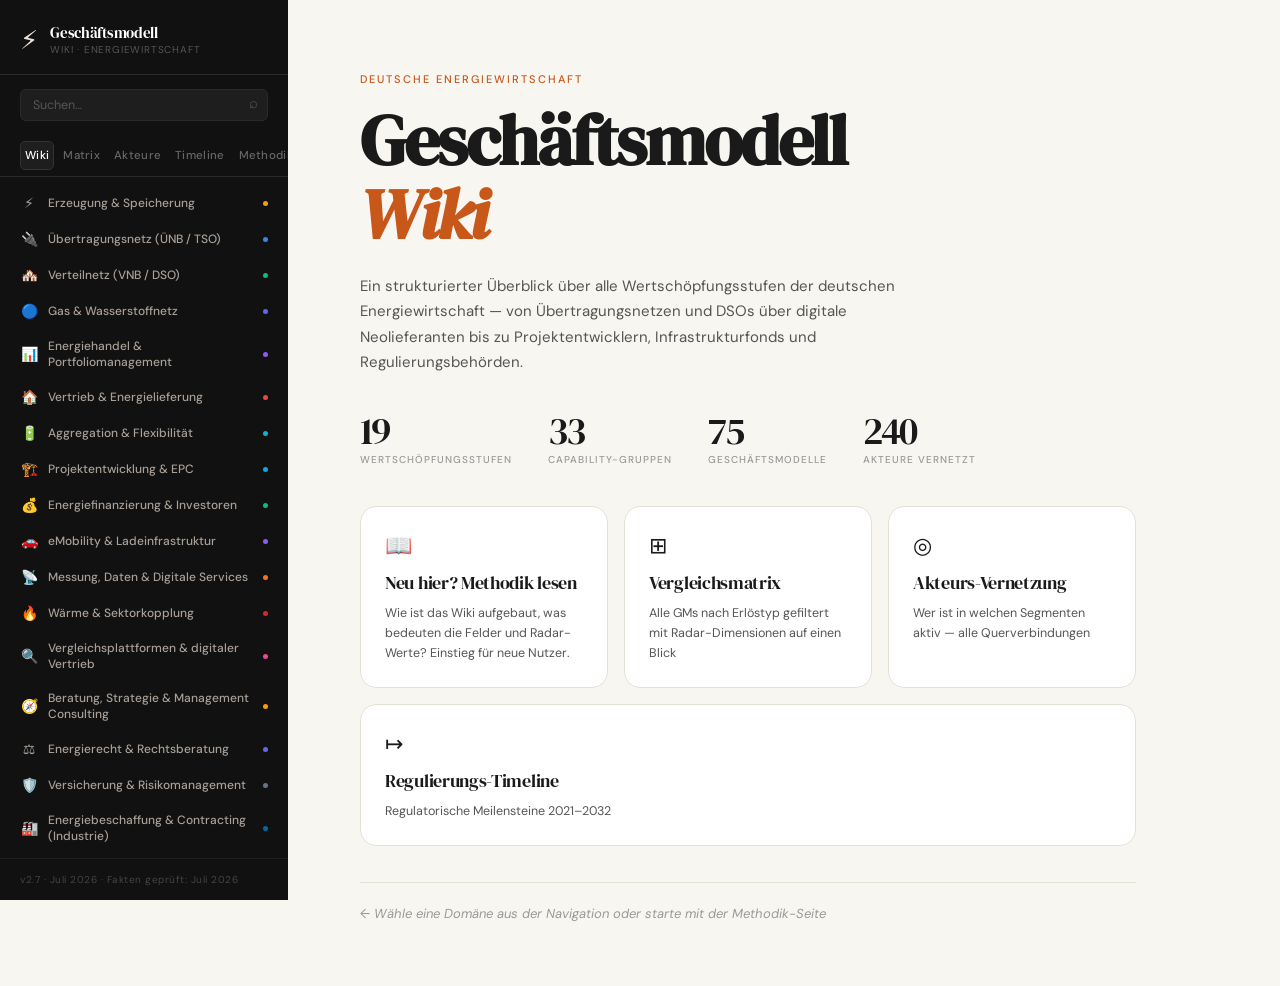
<file: app/index.html>
<!DOCTYPE html>
<html lang="de">
<head>
  <meta charset="UTF-8" />
  <meta name="viewport" content="width=device-width, initial-scale=1.0" />
  <title>Energiewirtschaft · Geschäftsmodell-Wiki</title>
  <link rel="preconnect" href="https://fonts.googleapis.com" />
  <link rel="preconnect" href="https://fonts.gstatic.com" crossorigin />
  <link href="https://fonts.googleapis.com/css2?family=DM+Serif+Display:ital@0;1&family=DM+Sans:ital,opsz,wght@0,9..40,300;0,9..40,400;0,9..40,500;0,9..40,600;1,9..40,300&display=swap" rel="stylesheet" />
  <link rel="stylesheet" href="style.css" />
</head>
<body>

  <aside class="sidebar" id="sidebar">
    <div class="sidebar-header">
      <div class="logo-mark">⚡</div>
      <div class="logo-text">
        <span class="logo-title">Geschäftsmodell</span>
        <span class="logo-sub">Wiki · Energiewirtschaft</span>
      </div>
    </div>
    <div class="sidebar-search">
      <input type="text" id="searchInput" placeholder="Suchen…" autocomplete="off" />
      <span class="search-icon">⌕</span>
    </div>
    <div class="sidebar-tabs">
      <button class="tab-btn active" data-tab="wiki">Wiki</button>
      <button class="tab-btn" data-tab="matrix">Matrix</button>
      <button class="tab-btn" data-tab="akteure">Akteure</button>
      <button class="tab-btn" data-tab="timeline">Timeline</button>
      <button class="tab-btn" data-tab="methodik">Methodik</button>
      <button class="tab-btn" data-tab="glossar">Glossar</button>
      <button class="tab-btn" data-tab="quellen">Quellen</button>
      <button class="tab-btn" data-tab="export">Export</button>
    </div>
    <nav class="sidebar-nav" id="sidebarNav"></nav>
    <div class="sidebar-footer"><span id="versionTag"></span></div>
  </aside>

  <main class="main" id="main">

    <!-- Hero -->
    <section class="hero" id="hero">
      <div class="hero-eyebrow">Deutsche Energiewirtschaft</div>
      <h1 class="hero-title">Geschäftsmodell<br/><em>Wiki</em></h1>
      <p class="hero-sub">Ein strukturierter Überblick über alle Wertschöpfungsstufen der deutschen Energiewirtschaft — von Übertragungsnetzen und DSOs über digitale Neolieferanten bis zu Projektentwicklern, Infrastrukturfonds und Regulierungsbehörden.</p>
      <div class="hero-stats" id="heroStats"></div>
      <div class="hero-cards-row">
        <div class="hero-nav-card" data-tab="methodik">
          <div class="hnc-icon">📖</div>
          <div class="hnc-title">Neu hier? Methodik lesen</div>
          <div class="hnc-desc">Wie ist das Wiki aufgebaut, was bedeuten die Felder und Radar-Werte? Einstieg für neue Nutzer.</div>
        </div>
        <div class="hero-nav-card" data-tab="matrix">
          <div class="hnc-icon">⊞</div>
          <div class="hnc-title">Vergleichsmatrix</div>
          <div class="hnc-desc">Alle GMs nach Erlöstyp gefiltert mit Radar-Dimensionen auf einen Blick</div>
        </div>
        <div class="hero-nav-card" data-tab="akteure">
          <div class="hnc-icon">◎</div>
          <div class="hnc-title">Akteurs-Vernetzung</div>
          <div class="hnc-desc">Wer ist in welchen Segmenten aktiv — alle Querverbindungen</div>
        </div>
        <div class="hero-nav-card" data-tab="timeline">
          <div class="hnc-icon">↦</div>
          <div class="hnc-title">Regulierungs-Timeline</div>
          <div class="hnc-desc">Regulatorische Meilensteine 2021–2032</div>
        </div>
      </div>
      <div class="hero-hint">← Wähle eine Domäne aus der Navigation oder starte mit der Methodik-Seite</div>
    </section>

    <!-- Domain view -->
    <section class="domain-view hidden" id="domainView">
      <div class="domain-header" id="domainHeader"></div>
      <div class="capability-grid" id="capabilityGrid"></div>
    </section>

    <!-- Detail view -->
    <section class="detail-view hidden" id="detailView">
      <button class="back-btn no-print" id="backBtn">← Zurück</button>
      <div class="detail-content" id="detailContent"></div>
    </section>

    <!-- Matrix view -->
    <section class="matrix-view hidden" id="matrixView">
      <div class="section-header">
        <div class="section-eyebrow">Vergleichsansicht</div>
        <h2 class="section-title">Geschäftsmodell-Matrix</h2>
        <p class="section-desc">Alle Geschäftsmodelle im direkten Vergleich — filterbar nach Erlöstyp und Status. Klick auf eine Zeile öffnet das Detail.</p>
      </div>
      <div id="matrixContainer"></div>
    </section>

    <!-- Akteure view -->
    <section class="akteure-view hidden" id="akteureView">
      <div class="section-header">
        <div class="section-eyebrow">Akteurs-Vernetzung</div>
        <h2 class="section-title">Wer macht was?</h2>
        <p class="section-desc">Unternehmen und ihre Querverbindungen über alle Wertschöpfungsstufen. Klick auf einen Eintrag öffnet das Geschäftsmodell.</p>
      </div>
      <div id="akteureContainer"></div>
    </section>

    <!-- Timeline view -->
    <section class="timeline-view hidden" id="timelineView">
      <div class="section-header">
        <div class="section-eyebrow">Regulierungs-Timeline</div>
        <h2 class="section-title">Meilensteine 2021–2032</h2>
        <p class="section-desc">Regulatorische Ereignisse, Fristen und Ziele — nach Thema und Domäne filterbar. Klick auf „Zur Domäne" öffnet das betreffende Kapitel.</p>
      </div>
      <div id="timelineContainer"></div>
    </section>

    <!-- Methodik view -->
    <section class="methodik-view hidden" id="methodik-view">
      <div id="methodik-content"></div>
    </section>

    <!-- Glossar view -->
    <section class="glossar-view hidden" id="glossarView">
      <div class="section-header">
        <div class="section-eyebrow">Nachschlagewerk</div>
        <h2 class="section-title">Glossar</h2>
        <p class="section-desc">Abkürzungen und Fachbegriffe aus den Steckbriefen, alphabetisch und nach Themen geordnet. Im Fließtext sind diese Begriffe gepunktet unterstrichen — ein Klick zeigt die Definition direkt an der Stelle.</p>
      </div>
      <div id="glossarContainer"></div>
    </section>

    <!-- Quellen view -->
    <section class="glossar-view hidden" id="quellenView">
      <div class="section-header">
        <div class="section-eyebrow">Belege & Nachweise</div>
        <h2 class="section-title">Quellen</h2>
        <p class="section-desc">Belegte Primär- und Behördenquellen zu Schlüsselzahlen (Stand-Datum, Herausgeber, Link), nach Typ filterbar und durchsuchbar. Im Fließtext markiert ein hochgestelltes <sup class="source-ref" style="cursor:default">Q</sup> eine belegte Zahl — ein Klick zeigt die Quelle direkt an der Stelle. <em>Schrittweiser Ausbau: belegt sind die fachlich kritischsten Kennzahlen und die zentralen regulatorischen Weichenstellungen (u.a. NEST, AgNes, Kraftwerksstrategie, CSRD-Omnibus).</em></p>
      </div>
      <div id="quellenContainer"></div>
    </section>

    <!-- Export view -->
    <section class="export-view hidden" id="exportView">
      <div class="section-header">
        <div class="section-eyebrow">Export</div>
        <h2 class="section-title">Daten exportieren</h2>
        <p class="section-desc">Wiki-Inhalte als Markdown oder CSV — für Präsentationen, Berichte oder externe Analyse-Tools.</p>
      </div>
      <div id="exportPanel"></div>
    </section>

  </main>

  <button class="mobile-toggle no-print" id="mobileToggle" aria-label="Navigation öffnen">☰</button>

  <script src="data.js"></script>
  <script src="app.js"></script>
  <script>
    document.addEventListener('click', e => {
      const card = e.target.closest('.hero-nav-card');
      if (card) document.querySelector(`.tab-btn[data-tab="${card.dataset.tab}"]`).click();
    });
  </script>
</body>
</html>
</file>
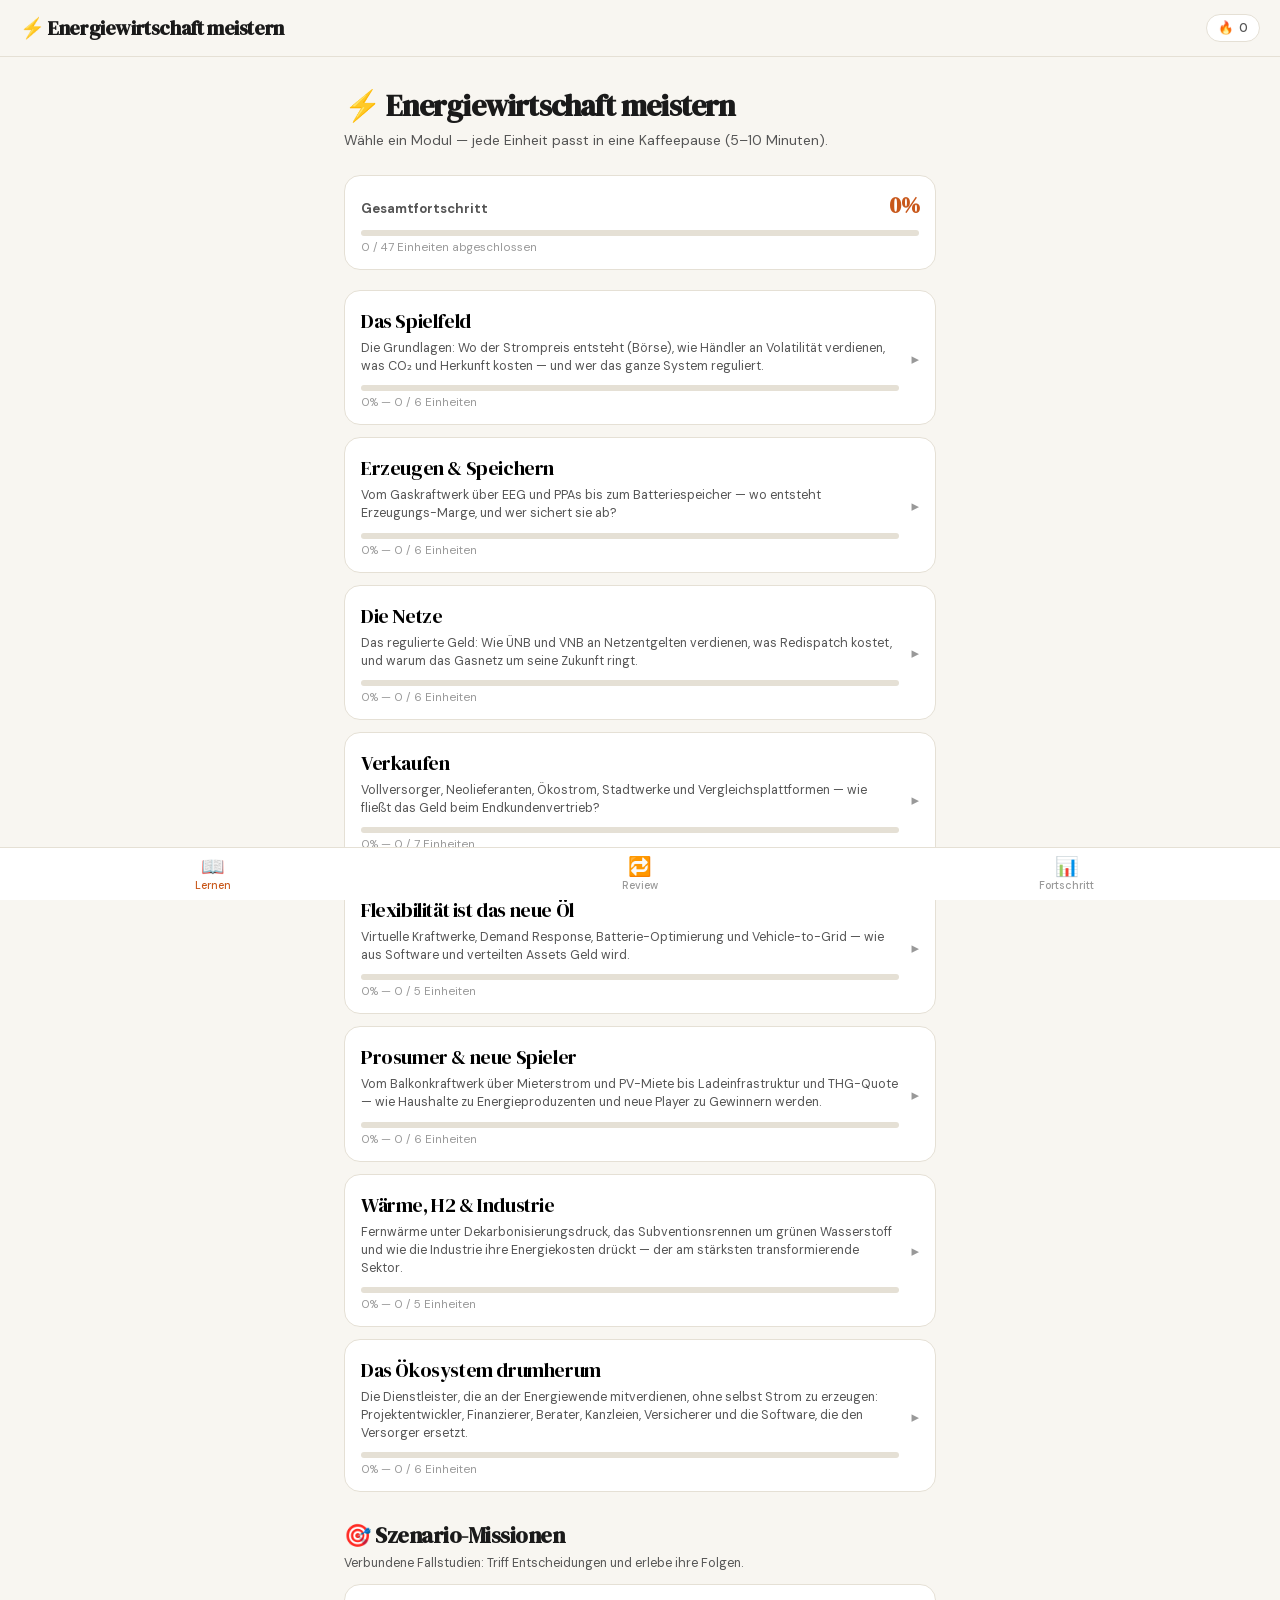
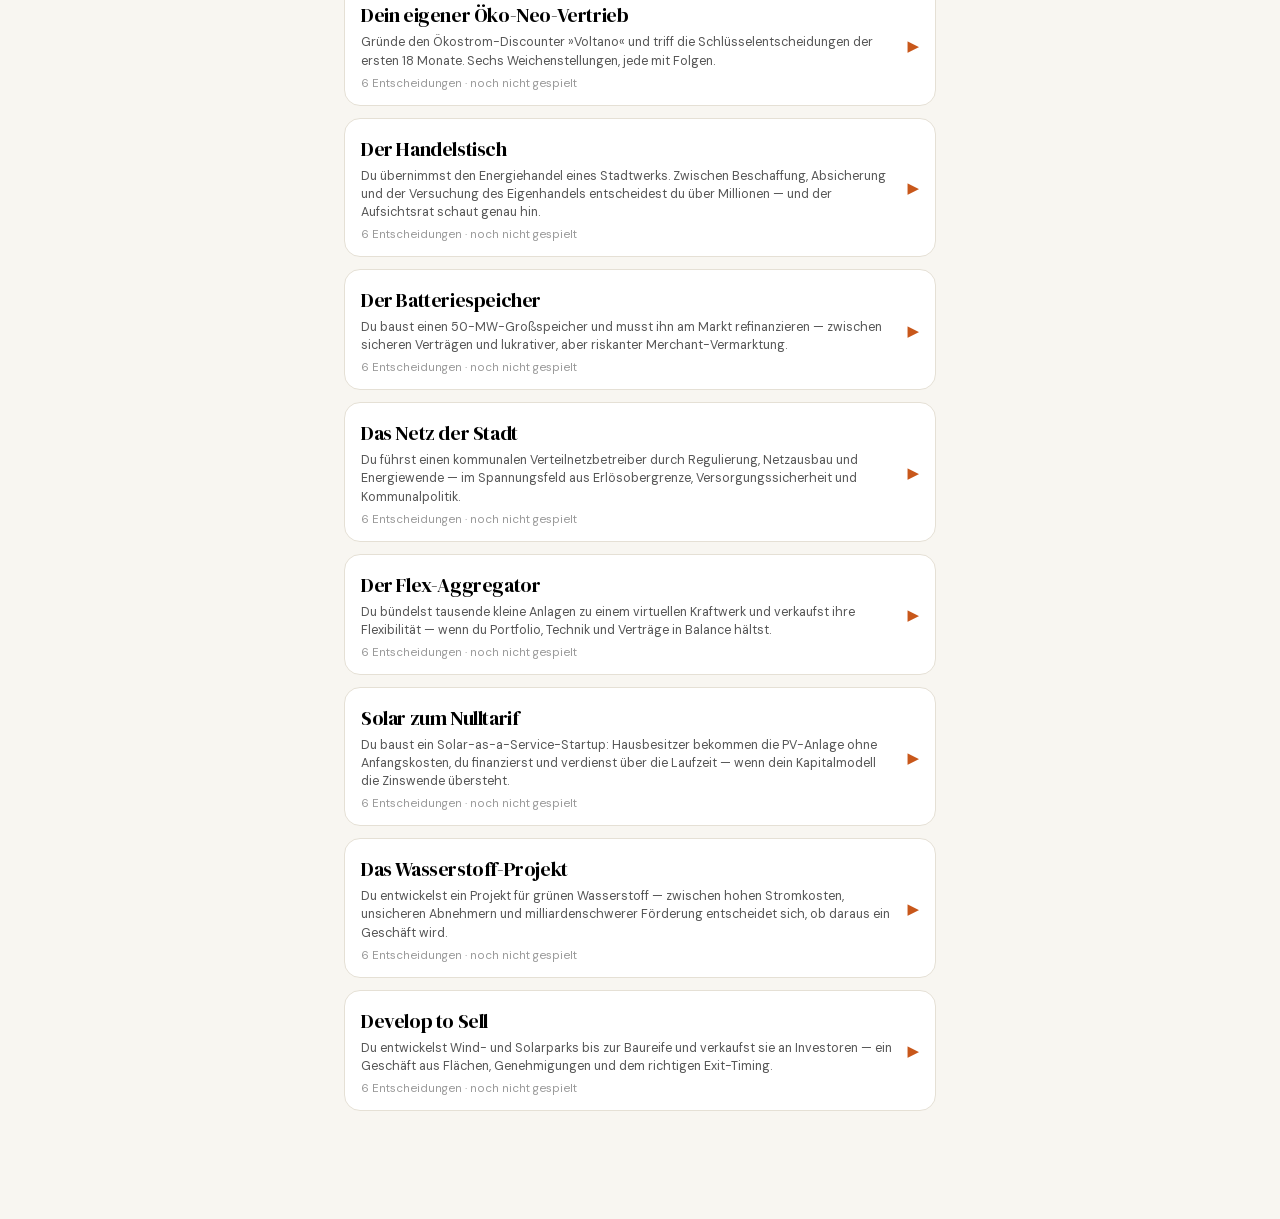
<file: lern-app/index.html>
<!DOCTYPE html>
<!--
  Energiewirtschaft Lern-App — lern-app/index.html
  Lädt app/data.js aus dem Wiki-Ordner UNVERÄNDERT als Single Source of Truth
  (siehe dokumentation/07_LERNAPP_KONZEPT.md, Abschnitt 9 "Ein Fakt, eine Quelle").
  WICHTIG: lern-app/ muss beim Deployment ein Geschwisterordner von app/ bleiben —
  der relative Pfad ../app/data.js unten hängt davon ab.
-->
<html lang="de">
<head>
<meta charset="UTF-8">
<meta name="viewport" content="width=device-width, initial-scale=1, viewport-fit=cover, maximum-scale=1">
<title>Energiewirtschaft meistern</title>

<link rel="manifest" href="manifest.json">
<link rel="apple-touch-icon" sizes="180x180" href="assets/icons/apple-touch-icon-180.png">
<meta name="apple-mobile-web-app-capable" content="yes">
<meta name="apple-mobile-web-app-status-bar-style" content="black-translucent">
<meta name="apple-mobile-web-app-title" content="EnergieLernen">
<meta name="theme-color" content="#111111">
<meta name="mobile-web-app-capable" content="yes">

<link rel="stylesheet" href="lern.css">
</head>
<body>

<header class="app-header">
  <h1>⚡ Energiewirtschaft meistern</h1>
  <div class="streak-pill" id="streak-pill">🔥 <span id="streak-count">0</span></div>
</header>

<main class="view" id="view-home"></main>
<main class="view" id="view-player" hidden></main>
<main class="view" id="view-review" hidden></main>
<main class="view" id="view-progress" hidden></main>

<nav class="bottom-nav">
  <button class="bottom-nav-btn active" data-view="home"><span class="bn-icon">📖</span>Lernen</button>
  <button class="bottom-nav-btn" data-view="review"><span class="bn-icon">🔁</span>Review</button>
  <button class="bottom-nav-btn" data-view="progress"><span class="bn-icon">📊</span>Fortschritt</button>
</nav>

<!-- Wiki-Datenmodell (Single Source of Truth, unverändert) -->
<script src="../app/data.js"></script>

<!-- Lern-App: redaktionelle Schicht + Engine -->
<script src="lern-data.js"></script>
<script src="lern-quiz-items.js"></script>
<script src="lern-szenarien.js"></script>
<script src="storage.js"></script>
<script src="leitner.js"></script>
<script src="shared/render-kit.js"></script>
<script src="shared/flow-diagram.js"></script>
<script src="quiz-formats.js"></script>
<script src="quiz-session.js"></script>
<script src="szenario-engine.js"></script>
<script src="lern-engine.js"></script>
<script src="main.js"></script>
</body>
</html>
</file>
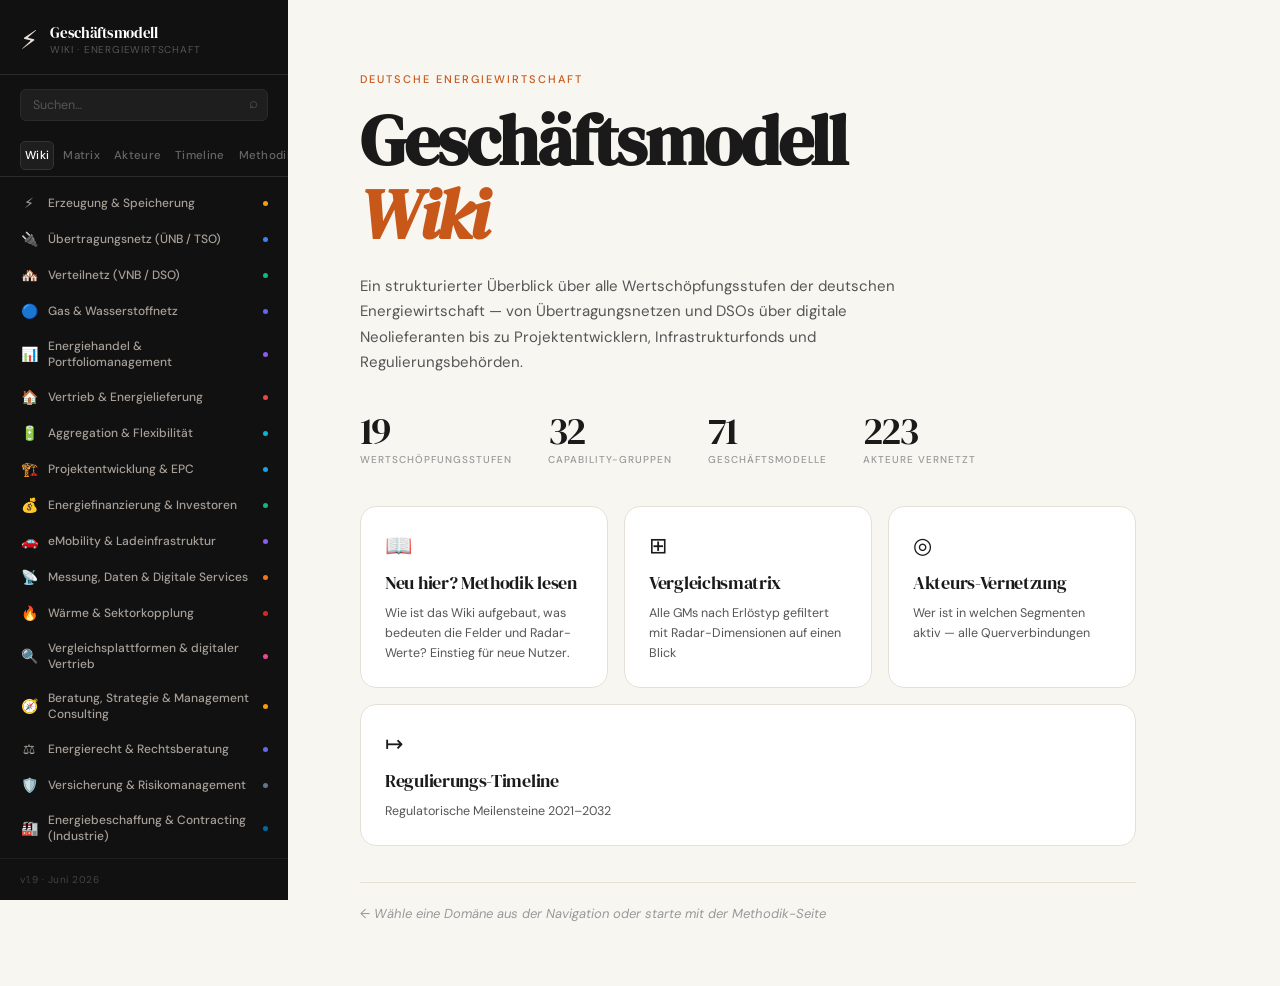
<file: archiv-aeltere-versionen/gm-wiki-v1.9/app/index.html>
<!DOCTYPE html>
<html lang="de">
<head>
  <meta charset="UTF-8" />
  <meta name="viewport" content="width=device-width, initial-scale=1.0" />
  <title>Energiewirtschaft · Geschäftsmodell-Wiki</title>
  <link rel="preconnect" href="https://fonts.googleapis.com" />
  <link rel="preconnect" href="https://fonts.gstatic.com" crossorigin />
  <link href="https://fonts.googleapis.com/css2?family=DM+Serif+Display:ital@0;1&family=DM+Sans:ital,opsz,wght@0,9..40,300;0,9..40,400;0,9..40,500;0,9..40,600;1,9..40,300&display=swap" rel="stylesheet" />
  <link rel="stylesheet" href="style.css" />
</head>
<body>

  <aside class="sidebar" id="sidebar">
    <div class="sidebar-header">
      <div class="logo-mark">⚡</div>
      <div class="logo-text">
        <span class="logo-title">Geschäftsmodell</span>
        <span class="logo-sub">Wiki · Energiewirtschaft</span>
      </div>
    </div>
    <div class="sidebar-search">
      <input type="text" id="searchInput" placeholder="Suchen…" autocomplete="off" />
      <span class="search-icon">⌕</span>
    </div>
    <div class="sidebar-tabs">
      <button class="tab-btn active" data-tab="wiki">Wiki</button>
      <button class="tab-btn" data-tab="matrix">Matrix</button>
      <button class="tab-btn" data-tab="akteure">Akteure</button>
      <button class="tab-btn" data-tab="timeline">Timeline</button>
      <button class="tab-btn" data-tab="methodik">Methodik</button>
      <button class="tab-btn" data-tab="export">Export</button>
    </div>
    <nav class="sidebar-nav" id="sidebarNav"></nav>
    <div class="sidebar-footer"><span id="versionTag"></span></div>
  </aside>

  <main class="main" id="main">

    <!-- Hero -->
    <section class="hero" id="hero">
      <div class="hero-eyebrow">Deutsche Energiewirtschaft</div>
      <h1 class="hero-title">Geschäftsmodell<br/><em>Wiki</em></h1>
      <p class="hero-sub">Ein strukturierter Überblick über alle Wertschöpfungsstufen der deutschen Energiewirtschaft — von Übertragungsnetzen und DSOs über digitale Neolieferanten bis zu Projektentwicklern, Infrastrukturfonds und Regulierungsbehörden.</p>
      <div class="hero-stats" id="heroStats"></div>
      <div class="hero-cards-row">
        <div class="hero-nav-card" data-tab="methodik">
          <div class="hnc-icon">📖</div>
          <div class="hnc-title">Neu hier? Methodik lesen</div>
          <div class="hnc-desc">Wie ist das Wiki aufgebaut, was bedeuten die Felder und Radar-Werte? Einstieg für neue Nutzer.</div>
        </div>
        <div class="hero-nav-card" data-tab="matrix">
          <div class="hnc-icon">⊞</div>
          <div class="hnc-title">Vergleichsmatrix</div>
          <div class="hnc-desc">Alle GMs nach Erlöstyp gefiltert mit Radar-Dimensionen auf einen Blick</div>
        </div>
        <div class="hero-nav-card" data-tab="akteure">
          <div class="hnc-icon">◎</div>
          <div class="hnc-title">Akteurs-Vernetzung</div>
          <div class="hnc-desc">Wer ist in welchen Segmenten aktiv — alle Querverbindungen</div>
        </div>
        <div class="hero-nav-card" data-tab="timeline">
          <div class="hnc-icon">↦</div>
          <div class="hnc-title">Regulierungs-Timeline</div>
          <div class="hnc-desc">Regulatorische Meilensteine 2021–2032</div>
        </div>
      </div>
      <div class="hero-hint">← Wähle eine Domäne aus der Navigation oder starte mit der Methodik-Seite</div>
    </section>

    <!-- Domain view -->
    <section class="domain-view hidden" id="domainView">
      <div class="domain-header" id="domainHeader"></div>
      <div class="capability-grid" id="capabilityGrid"></div>
    </section>

    <!-- Detail view -->
    <section class="detail-view hidden" id="detailView">
      <button class="back-btn no-print" id="backBtn">← Zurück</button>
      <div class="detail-content" id="detailContent"></div>
    </section>

    <!-- Matrix view -->
    <section class="matrix-view hidden" id="matrixView">
      <div class="section-header">
        <div class="section-eyebrow">Vergleichsansicht</div>
        <h2 class="section-title">Geschäftsmodell-Matrix</h2>
        <p class="section-desc">Alle Geschäftsmodelle im direkten Vergleich — filterbar nach Erlöstyp und Status. Klick auf eine Zeile öffnet das Detail.</p>
      </div>
      <div id="matrixContainer"></div>
    </section>

    <!-- Akteure view -->
    <section class="akteure-view hidden" id="akteureView">
      <div class="section-header">
        <div class="section-eyebrow">Akteurs-Vernetzung</div>
        <h2 class="section-title">Wer macht was?</h2>
        <p class="section-desc">Unternehmen und ihre Querverbindungen über alle Wertschöpfungsstufen. Klick auf einen Eintrag öffnet das Geschäftsmodell.</p>
      </div>
      <div id="akteureContainer"></div>
    </section>

    <!-- Timeline view -->
    <section class="timeline-view hidden" id="timelineView">
      <div class="section-header">
        <div class="section-eyebrow">Regulierungs-Timeline</div>
        <h2 class="section-title">Meilensteine 2021–2032</h2>
        <p class="section-desc">Regulatorische Ereignisse, Fristen und Ziele — nach Thema und Domäne filterbar. Klick auf „Zur Domäne" öffnet das betreffende Kapitel.</p>
      </div>
      <div id="timelineContainer"></div>
    </section>

    <!-- Methodik view -->
    <section class="methodik-view hidden" id="methodik-view">
      <div id="methodik-content"></div>
    </section>

    <!-- Export view -->
    <section class="export-view hidden" id="exportView">
      <div class="section-header">
        <div class="section-eyebrow">Export</div>
        <h2 class="section-title">Daten exportieren</h2>
        <p class="section-desc">Wiki-Inhalte als Markdown oder CSV — für Präsentationen, Berichte oder externe Analyse-Tools.</p>
      </div>
      <div id="exportPanel"></div>
    </section>

  </main>

  <button class="mobile-toggle no-print" id="mobileToggle" aria-label="Navigation öffnen">☰</button>

  <script src="data.js"></script>
  <script src="app.js"></script>
  <script>
    document.addEventListener('click', e => {
      const card = e.target.closest('.hero-nav-card');
      if (card) document.querySelector(`.tab-btn[data-tab="${card.dataset.tab}"]`).click();
    });
  </script>
</body>
</html>
</file>
<file: app/style.css>
/* ══════════════════════════════════════════════════════════
   ENERGIEWIRTSCHAFT GESCHÄFTSMODELL-WIKI  v1.1
   style.css — Editorial / Refined aesthetic
   ══════════════════════════════════════════════════════════ */

:root {
  --bg:          #F8F6F1;
  --bg-panel:    #FFFFFF;
  --bg-sidebar:  #111111;
  --ink:         #1A1A1A;
  --ink-mid:     #555555;
  --ink-light:   #999999;
  --border:      #E5E0D5;
  --border-dark: #2A2A2A;
  --accent:      #C8571A;
  --font-display:'DM Serif Display', Georgia, serif;
  --font-body:   'DM Sans', system-ui, sans-serif;
  --sidebar-w:   288px;
  --radius:      8px;
  --radius-lg:   16px;
  --t:           220ms cubic-bezier(0.4,0,0.2,1);
}

*,*::before,*::after{box-sizing:border-box;margin:0;padding:0}
html{font-size:16px;-webkit-text-size-adjust:100%}
body{font-family:var(--font-body);background:var(--bg);color:var(--ink);display:flex;min-height:100vh;overflow-x:hidden}

/* ── Sidebar ──────────────────────────────────────────── */
.sidebar{position:fixed;top:0;left:0;width:var(--sidebar-w);height:100vh;background:var(--bg-sidebar);color:#E8E3D8;display:flex;flex-direction:column;z-index:100;overflow:hidden;transition:transform var(--t)}
.sidebar-header{display:flex;align-items:center;gap:12px;padding:24px 20px 18px;border-bottom:1px solid var(--border-dark)}
.logo-mark{font-size:26px;line-height:1;flex-shrink:0}
.logo-text{display:flex;flex-direction:column;gap:1px}
.logo-title{font-family:var(--font-display);font-size:15px;color:#FFF;letter-spacing:-.3px;line-height:1.2}
.logo-sub{font-size:10px;color:#555;letter-spacing:.8px;text-transform:uppercase}
.sidebar-search{position:relative;padding:14px 20px 10px}
.sidebar-search input{width:100%;background:#1E1E1E;border:1px solid #2A2A2A;border-radius:6px;padding:7px 30px 7px 12px;color:#E8E3D8;font-family:var(--font-body);font-size:12.5px;outline:none;transition:border-color var(--t)}
.sidebar-search input::placeholder{color:#555}
.sidebar-search input:focus{border-color:var(--accent)}
.search-icon{position:absolute;right:30px;top:50%;transform:translateY(-50%);color:#555;font-size:15px;pointer-events:none}

/* Tabs */
.sidebar-tabs{display:flex;gap:4px;padding:10px 20px 6px;border-bottom:1px solid var(--border-dark)}
.tab-btn{flex:1;padding:6px 4px;background:none;border:1px solid transparent;border-radius:5px;color:#666;font-family:var(--font-body);font-size:11.5px;font-weight:500;cursor:pointer;transition:all var(--t);letter-spacing:.3px}
.tab-btn:hover{color:#A8A098;border-color:#2A2A2A}
.tab-btn.active{background:#1E1E1E;color:#FFF;border-color:#333}

/* Nav */
.sidebar-nav{flex:1;overflow-y:auto;padding:8px 0 16px;scrollbar-width:thin;scrollbar-color:#2A2A2A transparent}
.sidebar-nav::-webkit-scrollbar{width:4px}
.sidebar-nav::-webkit-scrollbar-thumb{background:#2A2A2A;border-radius:2px}
.nav-domain-btn{display:flex;align-items:center;gap:10px;width:100%;padding:9px 20px;background:none;border:none;color:#A8A098;font-family:var(--font-body);font-size:12px;font-weight:500;text-align:left;cursor:pointer;transition:color var(--t),background var(--t);position:relative}
.nav-domain-btn:hover{color:#E8E3D8;background:#191919}
.nav-domain-btn.active{color:#FFF;background:#1E1E1E}
.nav-domain-btn.active::before{content:'';position:absolute;left:0;top:0;bottom:0;width:3px;background:var(--accent);border-radius:0 2px 2px 0}
.nav-domain-icon{font-size:14px;flex-shrink:0;width:18px;text-align:center}
.nav-domain-dot{width:5px;height:5px;border-radius:50%;margin-left:auto;flex-shrink:0}
.nav-capabilities{display:none;padding:2px 0}
.nav-capabilities.open{display:block}
.nav-cap-btn{display:block;width:100%;padding:6px 20px 6px 48px;background:none;border:none;color:#5A5450;font-family:var(--font-body);font-size:11px;text-align:left;cursor:pointer;transition:color var(--t);white-space:nowrap;overflow:hidden;text-overflow:ellipsis}
.nav-cap-btn:hover{color:#A8A098}
.nav-cap-btn.active{color:#E8E3D8}
.sidebar-footer{padding:14px 20px;border-top:1px solid #1E1E1E;font-size:10px;color:#444;letter-spacing:.5px}

/* ── Main ─────────────────────────────────────────────── */
.main{margin-left:var(--sidebar-w);flex:1;min-height:100vh;display:flex;flex-direction:column}

/* ── Hero ─────────────────────────────────────────────── */
.hero{padding:72px 72px 64px;max-width:920px;animation:fadeUp .5s ease both}
@keyframes fadeUp{from{opacity:0;transform:translateY(20px)}to{opacity:1;transform:translateY(0)}}
.hero-eyebrow{font-size:11px;font-weight:500;letter-spacing:2px;text-transform:uppercase;color:var(--accent);margin-bottom:18px}
.hero-title{font-family:var(--font-display);font-size:clamp(46px,5.5vw,76px);line-height:1.05;letter-spacing:-2px;color:var(--ink);margin-bottom:22px}
.hero-title em{font-style:italic;color:var(--accent)}
.hero-sub{font-size:15px;line-height:1.7;color:var(--ink-mid);max-width:540px;margin-bottom:36px}
.hero-stats{display:flex;gap:36px;margin-bottom:40px;flex-wrap:wrap}
.stat-item{display:flex;flex-direction:column;gap:3px}
.stat-number{font-family:var(--font-display);font-size:38px;line-height:1;color:var(--ink);letter-spacing:-2px}
.stat-label{font-size:10px;letter-spacing:1px;text-transform:uppercase;color:var(--ink-light);font-weight:500}
.hero-cards-row{display:flex;gap:16px;margin-bottom:36px;flex-wrap:wrap}
.hero-nav-card{background:var(--bg-panel);border:1px solid var(--border);border-radius:var(--radius-lg);padding:24px;flex:1;min-width:220px;cursor:pointer;transition:box-shadow var(--t),transform var(--t),border-color var(--t)}
.hero-nav-card:hover{box-shadow:0 6px 24px rgba(0,0,0,.08);transform:translateY(-2px);border-color:#D0C9BE}
.hnc-icon{font-size:22px;margin-bottom:10px}
.hnc-title{font-family:var(--font-display);font-size:18px;letter-spacing:-.3px;margin-bottom:8px}
.hnc-desc{font-size:12.5px;color:var(--ink-mid);line-height:1.6}
.hero-hint{font-size:13px;color:var(--ink-light);font-style:italic;padding-top:22px;border-top:1px solid var(--border)}

/* ── Section Header (Matrix / Akteure) ────────────────── */
.section-header{padding:56px 72px 0;max-width:760px;margin-bottom:32px}
.section-eyebrow{font-size:11px;font-weight:500;letter-spacing:2px;text-transform:uppercase;color:var(--accent);margin-bottom:10px}
.section-title{font-family:var(--font-display);font-size:40px;letter-spacing:-1.2px;line-height:1.1;margin-bottom:12px}
.section-desc{font-size:14px;line-height:1.7;color:var(--ink-mid)}

/* ── Domain View ─────────────────────────────────────── */
.domain-view{padding:52px 72px 72px;animation:fadeUp .4s ease both}
.domain-header{margin-bottom:44px}
.domain-eyebrow{font-size:11px;font-weight:600;letter-spacing:2px;text-transform:uppercase;margin-bottom:10px}
.domain-header h2{font-family:var(--font-display);font-size:44px;letter-spacing:-1.5px;line-height:1.1;margin-bottom:14px}
.domain-desc{font-size:14.5px;line-height:1.7;color:var(--ink-mid);max-width:640px}
.capability-grid{display:grid;grid-template-columns:repeat(auto-fill,minmax(340px,1fr));gap:20px}
.cap-card{background:var(--bg-panel);border:1px solid var(--border);border-radius:var(--radius-lg);padding:26px;cursor:pointer;transition:box-shadow var(--t),transform var(--t),border-color var(--t);position:relative;overflow:hidden}
.cap-card::before{content:'';position:absolute;top:0;left:0;right:0;height:3px;background:var(--card-color,var(--accent));opacity:0;transition:opacity var(--t)}
.cap-card:hover{box-shadow:0 8px 28px rgba(0,0,0,.08);transform:translateY(-2px);border-color:transparent}
.cap-card:hover::before{opacity:1}
.cap-card-header{display:flex;justify-content:space-between;align-items:flex-start;margin-bottom:10px}
.cap-card-title{font-family:var(--font-display);font-size:19px;letter-spacing:-.4px;line-height:1.2;color:var(--ink);flex:1;padding-right:10px}
.cap-card-count{background:#F0EDE6;color:var(--ink-mid);font-size:10.5px;font-weight:600;padding:3px 9px;border-radius:20px;white-space:nowrap;flex-shrink:0}
.cap-card-desc{font-size:12.5px;line-height:1.65;color:var(--ink-mid);margin-bottom:18px}
.cap-actors{display:flex;flex-wrap:wrap;gap:5px}
.cap-actor-tag{font-size:10.5px;background:#F5F2EC;color:var(--ink-mid);padding:2px 8px;border-radius:4px;font-weight:500}

/* ── Detail View ──────────────────────────────────────── */
.detail-view{padding:44px 72px 72px;animation:fadeUp .35s ease both}
.back-btn{background:none;border:1px solid var(--border);color:var(--ink-mid);font-family:var(--font-body);font-size:12.5px;padding:7px 14px;border-radius:6px;cursor:pointer;margin-bottom:36px;transition:all var(--t)}
.back-btn:hover{color:var(--ink);border-color:var(--ink);background:var(--bg-panel)}
.detail-cap-header{margin-bottom:44px}
.detail-cap-eyebrow{font-size:11px;font-weight:600;letter-spacing:2px;text-transform:uppercase;color:var(--ink-light);margin-bottom:8px}
.detail-cap-title{font-family:var(--font-display);font-size:38px;letter-spacing:-1.1px;line-height:1.1;margin-bottom:12px}
.detail-cap-desc{font-size:14.5px;line-height:1.7;color:var(--ink-mid);max-width:640px;margin-bottom:18px}
.detail-actors{display:flex;flex-wrap:wrap;gap:7px}
.detail-actor-tag{font-size:11.5px;background:var(--bg-panel);border:1px solid var(--border);color:var(--ink-mid);padding:4px 11px;border-radius:4px;font-weight:500}
.items-list{display:flex;flex-direction:column;gap:18px}
.item-card{background:var(--bg-panel);border:1px solid var(--border);border-radius:var(--radius-lg);overflow:hidden;transition:box-shadow var(--t)}
.item-card:hover{box-shadow:0 4px 18px rgba(0,0,0,.06)}
.item-header{padding:22px 26px 18px;border-bottom:1px solid var(--border);display:flex;align-items:flex-start;justify-content:space-between;gap:14px}
.item-title{font-family:var(--font-display);font-size:21px;letter-spacing:-.4px;line-height:1.2}
.item-status{font-size:10px;font-weight:700;letter-spacing:1.2px;text-transform:uppercase;padding:3px 10px;border-radius:20px;flex-shrink:0;white-space:nowrap}
.item-status.aktiv{background:#ECFDF5;color:#059669}
.item-status.emerging{background:#FFF7ED;color:#D97706}
.item-status.planned{background:#EFF6FF;color:#3B82F6}

/* Item body: left content + radar chart */
.item-body{display:flex;gap:0;align-items:flex-start}
.item-left{flex:1;min-width:0}
.item-definition{padding:18px 26px;font-size:13.5px;line-height:1.75;color:var(--ink-mid);border-bottom:1px solid var(--border)}
.item-meta{display:grid;grid-template-columns:repeat(auto-fill,minmax(220px,1fr))}
.meta-row{padding:12px 26px;border-right:1px solid var(--border);border-bottom:1px solid var(--border)}
.meta-label{font-size:9.5px;font-weight:700;letter-spacing:1.5px;text-transform:uppercase;color:var(--ink-light);margin-bottom:3px}
.meta-value{font-size:12px;color:var(--ink);line-height:1.5}
.meta-label-inline{font-size:9.5px;font-weight:700;letter-spacing:1.2px;text-transform:uppercase;color:var(--ink-light);margin-right:8px}
.akteur-chips-row{padding:12px 26px;border-bottom:1px solid var(--border);display:flex;flex-wrap:wrap;gap:6px;align-items:center}
.akteur-chip{font-size:11px;background:#F0EDE6;color:var(--ink-mid);padding:3px 10px;border-radius:20px;cursor:pointer;font-weight:500;transition:background var(--t),color var(--t)}
.akteur-chip:hover{background:var(--accent);color:#FFF}
.item-radar{padding:20px 24px 20px 0;flex-shrink:0;display:flex;align-items:center;justify-content:center}

/* Erlöstyp badges */
.erloestyp-badge{display:inline-block;font-size:10.5px;font-weight:700;letter-spacing:.8px;text-transform:uppercase;padding:2px 9px;border-radius:4px}
.et-reguliert{background:#EFF6FF;color:#2563EB}
.et-merchant{background:#FEF3C7;color:#B45309}
.et-feebased,.et-fee-based{background:#F0FDF4;color:#15803D}
.et-subscription{background:#FAF5FF;color:#7C3AED}

/* ── Matrix View ──────────────────────────────────────── */
.matrix-view{padding-bottom:72px;animation:fadeUp .4s ease both}
.matrix-filter-bar{display:flex;align-items:center;flex-wrap:wrap;gap:8px;padding:0 72px 24px}
.matrix-filter-label{font-size:11px;font-weight:600;letter-spacing:1px;text-transform:uppercase;color:var(--ink-light)}
.matrix-filter-btn{background:var(--bg-panel);border:1px solid var(--border);color:var(--ink-mid);font-family:var(--font-body);font-size:11.5px;font-weight:500;padding:5px 13px;border-radius:5px;cursor:pointer;transition:all var(--t)}
.matrix-filter-btn:hover{border-color:var(--ink-mid);color:var(--ink)}
.matrix-filter-btn.active{background:var(--ink);color:#FFF;border-color:var(--ink)}
.matrix-table-wrap{padding:0 72px;overflow-x:auto}
.matrix-table{width:100%;border-collapse:collapse;background:var(--bg-panel);border:1px solid var(--border);border-radius:var(--radius-lg);overflow:hidden;font-size:12.5px}
.matrix-table thead tr{background:#F5F2EC;border-bottom:2px solid var(--border)}
.matrix-table th{padding:11px 14px;text-align:left;font-size:10px;font-weight:700;letter-spacing:1px;text-transform:uppercase;color:var(--ink-mid);white-space:nowrap}
.dim-header{font-size:9.5px}
.matrix-row{cursor:pointer;border-bottom:1px solid var(--border);transition:background var(--t)}
.matrix-row:hover{background:#FDFBF7}
.matrix-row:last-child{border-bottom:none}
.matrix-row td{padding:11px 14px;vertical-align:middle}
.mx-icon{font-size:16px;text-align:center;width:32px}
.mx-title strong{display:block;font-size:12.5px;font-weight:600;color:var(--ink);margin-bottom:2px}
.mx-sub{font-size:10.5px;color:var(--ink-light)}
.radar-cell{min-width:90px}
.radar-bar{height:6px;background:#F0EDE6;border-radius:3px;overflow:hidden;width:70px;display:inline-block;vertical-align:middle;margin-right:6px}
.radar-fill{height:100%;border-radius:3px;transition:width .3s ease}
.radar-val{font-size:10px;color:var(--ink-mid);vertical-align:middle}

/* ── Akteure View ─────────────────────────────────────── */
.akteure-view{padding-bottom:72px;animation:fadeUp .4s ease both}
.akteur-search-wrap{padding:0 72px 24px}
.akteur-search-input{width:100%;max-width:420px;background:var(--bg-panel);border:1px solid var(--border);border-radius:8px;padding:10px 16px;color:var(--ink);font-family:var(--font-body);font-size:13.5px;outline:none;transition:border-color var(--t)}
.akteur-search-input:focus{border-color:var(--accent)}
.akteur-grid{display:grid;grid-template-columns:repeat(auto-fill,minmax(320px,1fr));gap:16px;padding:0 72px}
.akteur-card{background:var(--bg-panel);border:1px solid var(--border);border-radius:var(--radius-lg);padding:20px;transition:box-shadow var(--t)}
.akteur-card:hover{box-shadow:0 4px 16px rgba(0,0,0,.06)}
.akteur-card-header{display:flex;align-items:center;gap:10px;margin-bottom:12px}
.akteur-name{font-family:var(--font-display);font-size:17px;letter-spacing:-.3px;flex:1}
.akteur-count-bar{width:60px;height:5px;background:#F0EDE6;border-radius:3px;overflow:hidden}
.akteur-count-fill{height:100%;background:var(--accent);border-radius:3px}
.akteur-count-label{font-size:10px;color:var(--ink-light);white-space:nowrap;font-weight:600}
.akteur-domains{display:flex;flex-wrap:wrap;gap:5px;margin-bottom:12px}
.akteur-domain-tag{font-size:10.5px;background:#F5F2EC;color:var(--ink-mid);padding:2px 8px;border-radius:4px}
.akteur-items-list{display:flex;flex-direction:column;gap:4px}
.akteur-item-link{display:flex;align-items:center;gap:8px;padding:6px 8px;border-radius:5px;cursor:pointer;transition:background var(--t)}
.akteur-item-link:hover{background:#F5F2EC}
.ail-icon{font-size:12px;flex-shrink:0;width:16px}
.ail-text{font-size:12px;font-weight:500;color:var(--ink);flex:1;min-width:0;white-space:nowrap;overflow:hidden;text-overflow:ellipsis}
.ail-sub{font-size:10.5px;color:var(--ink-light);flex-shrink:0;max-width:120px;white-space:nowrap;overflow:hidden;text-overflow:ellipsis}

/* ── Search Results ───────────────────────────────────── */
.search-results{padding:40px 72px;animation:fadeUp .3s ease both}
.search-results h3{font-family:var(--font-display);font-size:26px;letter-spacing:-.8px;margin-bottom:6px}
.result-count{font-size:12.5px;color:var(--ink-light);margin-bottom:28px}
.search-result-item{background:var(--bg-panel);border:1px solid var(--border);border-radius:var(--radius);padding:18px 22px;margin-bottom:10px;cursor:pointer;transition:box-shadow var(--t),border-color var(--t)}
.search-result-item:hover{box-shadow:0 4px 14px rgba(0,0,0,.07);border-color:#D0C9BE}
.sri-title{font-family:var(--font-display);font-size:17px;letter-spacing:-.3px;margin-bottom:5px}
.sri-path{font-size:10.5px;color:var(--ink-light);letter-spacing:.5px;margin-bottom:6px}
.sri-snippet{font-size:12.5px;color:var(--ink-mid);line-height:1.6}
.sri-snippet mark{background:#FEF3C7;color:var(--ink);border-radius:2px;padding:0 2px}

/* ── Utilities ────────────────────────────────────────── */
.hidden{display:none!important}
.mobile-toggle{display:none;position:fixed;bottom:24px;right:24px;width:48px;height:48px;background:var(--bg-sidebar);color:#FFF;border:none;border-radius:50%;font-size:20px;cursor:pointer;z-index:200;box-shadow:0 4px 16px rgba(0,0,0,.2)}

/* ── Responsive ───────────────────────────────────────── */
@media(max-width:900px){
  .sidebar{transform:translateX(-100%)}
  .sidebar.open{transform:translateX(0)}
  .main{margin-left:0}
  .mobile-toggle{display:flex;align-items:center;justify-content:center}
  .hero,.domain-view,.detail-view,.search-results{padding-left:24px;padding-right:24px}
  .section-header,.matrix-filter-bar,.matrix-table-wrap,.akteur-grid,.akteur-search-wrap{padding-left:24px;padding-right:24px}
  .capability-grid{grid-template-columns:1fr}
  .hero-title{font-size:40px}
  .item-body{flex-direction:column}
  .item-radar{padding:0 0 20px 20px}
  .item-meta{grid-template-columns:1fr}
  .hero-cards-row{flex-direction:column}
  .akteur-grid{grid-template-columns:1fr}
}
@media(max-width:600px){
  .hero,.domain-view,.detail-view,.search-results{padding:28px 16px 48px}
  .section-header,.matrix-filter-bar,.matrix-table-wrap,.akteur-grid,.akteur-search-wrap{padding-left:16px;padding-right:16px}
}

/* ── Timeline View ────────────────────────────────────── */
.timeline-view{padding-bottom:72px;animation:fadeUp .4s ease both}
.tl-filter-bar{padding:0 72px 20px;display:flex;flex-direction:column;gap:0}
.tl-filter-row{display:flex;align-items:center;flex-wrap:wrap;gap:6px;padding-bottom:8px}
.tl-filter-label{font-size:10.5px;font-weight:700;letter-spacing:1px;text-transform:uppercase;color:var(--ink-light);margin-right:4px;white-space:nowrap}
.tl-filter-btn{background:var(--bg-panel);border:1px solid var(--border);color:var(--ink-mid);font-family:var(--font-body);font-size:11px;font-weight:500;padding:4px 11px;border-radius:5px;cursor:pointer;transition:all var(--t);white-space:nowrap}
.tl-filter-btn:hover{border-color:var(--ink-mid);color:var(--ink)}
.tl-filter-btn.active{background:var(--ink);color:#FFF;border-color:var(--ink)}
.tl-track{padding:0 72px;position:relative}
.tl-track::before{content:'';position:absolute;left:calc(72px + 13px);top:8px;bottom:0;width:2px;background:linear-gradient(to bottom,var(--border),transparent);pointer-events:none}
.tl-year-block{display:flex;gap:28px;margin-bottom:36px;position:relative}
.tl-year-marker{display:flex;flex-direction:column;align-items:center;gap:8px;flex-shrink:0;width:28px;padding-top:4px}
.tl-year-dot{width:14px;height:14px;border-radius:50%;border:2px solid var(--bg);flex-shrink:0}
.tl-year-dot.past{background:#CBD5E1}
.tl-year-dot.current{background:var(--accent);box-shadow:0 0 0 4px rgba(200,87,26,.2)}
.tl-year-dot.future{background:var(--bg-panel);border-color:#CBD5E1;border-width:2px}
.tl-year-label{font-family:var(--font-display);font-size:13px;letter-spacing:-.3px;writing-mode:vertical-lr;transform:rotate(180deg);color:var(--ink-light)}
.tl-year-label.current{color:var(--accent);font-weight:700}
.tl-year-label.past{color:var(--ink-mid)}
.tl-year-label.future{color:#CBD5E1}
.tl-events{flex:1;display:flex;flex-direction:column;gap:12px}
.tl-event-card{border-radius:var(--radius-lg);border:1px solid var(--border);border-left-width:4px;padding:18px 22px;transition:box-shadow var(--t)}
.tl-event-card:hover{box-shadow:0 4px 18px rgba(0,0,0,.07)}
.tl-event-header{display:flex;justify-content:space-between;align-items:flex-start;gap:12px;margin-bottom:10px;flex-wrap:wrap}
.tl-event-domains{display:flex;flex-wrap:wrap;gap:5px}
.tl-domain-tag{font-size:10px;font-weight:600;padding:2px 8px;border-radius:4px;white-space:nowrap}
.tl-event-tags{display:flex;flex-wrap:wrap;gap:4px}
.tl-tag{font-size:10px;background:#F5F2EC;color:var(--ink-mid);padding:2px 7px;border-radius:4px}
.tl-event-title{font-family:var(--font-display);font-size:17px;letter-spacing:-.3px;margin-bottom:7px;line-height:1.3}
.tl-event-desc{font-size:12.5px;line-height:1.65;color:var(--ink-mid);margin-bottom:12px}
.tl-goto-btn{background:none;border:1px solid var(--border);color:var(--ink-mid);font-family:var(--font-body);font-size:11.5px;padding:5px 12px;border-radius:5px;cursor:pointer;transition:all var(--t)}
.tl-goto-btn:hover{color:var(--accent);border-color:var(--accent)}

/* ── Export View ──────────────────────────────────────── */
.export-view{padding-bottom:72px;animation:fadeUp .4s ease both}
#exportPanel{padding:0 72px}
.export-grid{display:grid;grid-template-columns:repeat(auto-fill,minmax(280px,1fr));gap:20px}
.export-card{background:var(--bg-panel);border:1px solid var(--border);border-radius:var(--radius-lg);padding:28px;display:flex;flex-direction:column;gap:12px}
.export-icon{font-size:24px;color:var(--accent)}
.export-card-title{font-family:var(--font-display);font-size:20px;letter-spacing:-.4px}
.export-card-desc{font-size:13px;line-height:1.65;color:var(--ink-mid);flex:1}
.export-btn{background:var(--ink);color:#FFF;border:none;font-family:var(--font-body);font-size:13px;font-weight:500;padding:10px 18px;border-radius:7px;cursor:pointer;transition:background var(--t);align-self:flex-start}
.export-btn:hover{background:#333}
.export-hint{font-size:12px;color:var(--ink-light);font-style:italic}

/* ── Copy button in item header ───────────────────────── */
.item-header-right{display:flex;align-items:center;gap:10px;flex-shrink:0}
.copy-steckbrief-btn{background:none;border:1px solid var(--border);color:var(--ink-light);font-family:var(--font-body);font-size:11px;padding:4px 10px;border-radius:5px;cursor:pointer;white-space:nowrap;transition:all var(--t)}
.copy-steckbrief-btn:hover{color:var(--accent);border-color:var(--accent)}

.bmc-toggle-btn{background:none;border:1px solid var(--border);color:var(--ink-light);font-family:var(--font-body);font-size:11px;padding:4px 10px;border-radius:5px;cursor:pointer;white-space:nowrap;transition:all var(--t)}
.bmc-toggle-btn:hover{color:#B45309;border-color:#B45309}
.bmc-na-tag{background:#F5F2EC;border:1px solid var(--border);color:#B0AAA0;font-family:var(--font-body);font-size:10.5px;padding:4px 10px;border-radius:5px;white-space:nowrap;cursor:help;font-style:italic}

/* ── Business Model Canvas (Pilot, v1.8) ─────────────────── */
.item-view--canvas{padding:18px 26px 24px}
.bmc-pilot-note{font-size:11.5px;line-height:1.6;color:var(--ink-light);background:var(--bg-panel);border:1px solid var(--border);border-radius:var(--radius);padding:10px 14px;margin-bottom:14px}
.bmc-grid{display:grid;grid-template-columns:1fr 1fr 1.3fr 1fr 1fr;grid-template-rows:auto auto auto;grid-template-areas:"kp ka vp cr cs" "kp kr vp ch cs" "cost cost rs rs rs";gap:1px;background:var(--border);border:1px solid var(--border);border-radius:var(--radius-lg);overflow:hidden}
.bmc-cell{background:#fff;padding:14px 16px;display:flex;flex-direction:column;gap:6px;min-height:90px}
.bmc-kp{grid-area:kp}
.bmc-ka{grid-area:ka}
.bmc-vp{grid-area:vp;background:#FEF3C7}
.bmc-cr{grid-area:cr}
.bmc-cs{grid-area:cs}
.bmc-kr{grid-area:kr}
.bmc-ch{grid-area:ch}
.bmc-cost{grid-area:cost}
.bmc-rs{grid-area:rs}
.bmc-cell-label{font-size:10px;font-weight:700;letter-spacing:1px;text-transform:uppercase;color:var(--ink-light)}
.bmc-hint{font-size:9px;text-transform:none;letter-spacing:0;opacity:.65;font-weight:400}
.bmc-cell-text{font-size:12.5px;line-height:1.6;color:var(--ink-mid)}
.bmc-cell--gap .bmc-cell-text{color:#B91C1C;font-style:italic;opacity:.8}
@media(max-width:900px){
  .bmc-grid{grid-template-columns:1fr 1fr;grid-template-rows:auto;grid-template-areas:"kp ka" "vp vp" "kr cr" "cs ch" "cost cost" "rs rs"}
}

/* Responsive additions */
@media(max-width:900px){
  .tl-filter-bar,.tl-track,#exportPanel{padding-left:24px;padding-right:24px}
  .tl-track::before{left:calc(24px + 13px)}
}
@media(max-width:600px){
  .tl-filter-bar,.tl-track,#exportPanel{padding-left:16px;padding-right:16px}
  .tl-track::before{left:calc(16px + 13px)}
  .export-grid{grid-template-columns:1fr}
}

/* ── Deep Content Sections (v1.3) ─────────────────────── */
.item-deep-section {
  padding: 14px 26px 14px;
  border-bottom: 1px solid var(--border);
}
.deep-label {
  font-size: 10px;
  font-weight: 700;
  letter-spacing: 1.4px;
  text-transform: uppercase;
  color: var(--ink-light);
  margin-bottom: 6px;
}
.item-deep-section:nth-child(2) .deep-label { color: #0EA5E9; }
.item-deep-section:nth-child(3) .deep-label { color: #DC2626; }
.item-deep-section:nth-child(4) .deep-label { color: #10B981; }
.item-deep-section--angreifbarkeit .deep-label { color: #B45309; }
.item-deep-section--angreifbarkeit { background: #FFFBEB; }

/* Praxisbeispiel / Deep Dive (seit v2.1) — bewusst "Lehrbuch-Sidebar"-artig abgehoben */
.item-deep-section--fallbeispiel {
  background: linear-gradient(135deg, #EEF2FF 0%, #F5F3FF 100%);
  border-left: 4px solid #4338CA;
  border-bottom: none;
  margin: 10px 26px 18px;
  border-radius: var(--radius);
  padding: 16px 20px;
}
.item-deep-section--fallbeispiel .deep-label { color: #4338CA; display: flex; align-items: center; gap: 8px; }
.deep-dive-badge {
  background: #4338CA;
  color: #fff;
  font-size: 9px;
  font-weight: 800;
  letter-spacing: 1.2px;
  text-transform: uppercase;
  padding: 3px 9px;
  border-radius: 20px;
}
.item-deep-section--fallbeispiel .deep-text { color: #312E81; }
.deep-text {
  font-size: 13px;
  line-height: 1.75;
  color: var(--ink-mid);
}

/* ══════════════════════════════════════════════════════════
   METHODIK-SEITE  v1.6
   ══════════════════════════════════════════════════════════ */
.methodik-view { animation: fadeUp .4s ease both; }
.methodik-page { max-width: 860px; padding: 56px 72px 80px; }

.meth-hero { margin-bottom: 56px; }
.meth-eyebrow { font-size:11px; font-weight:600; letter-spacing:2px; text-transform:uppercase; color:var(--accent); margin-bottom:14px; }
.meth-title { font-family:var(--font-display); font-size:clamp(40px,5vw,64px); line-height:1.05; letter-spacing:-1.8px; margin-bottom:20px; }
.meth-title em { font-style:italic; color:var(--accent); }
.meth-intro { font-size:15px; line-height:1.75; color:var(--ink-mid); max-width:640px; margin-bottom:36px; }
.meth-stats-row { display:flex; gap:32px; flex-wrap:wrap; padding:24px 0; border-top:1px solid var(--border); border-bottom:1px solid var(--border); }
.meth-stat { display:flex; flex-direction:column; gap:4px; }
.meth-stat-n { font-family:var(--font-display); font-size:36px; line-height:1; letter-spacing:-1.5px; color:var(--ink); }
.meth-stat-l { font-size:10px; letter-spacing:.8px; text-transform:uppercase; color:var(--ink-light); font-weight:500; }

.meth-section { margin-bottom:52px; }
.meth-section-last { margin-bottom:0; }
.meth-h2 { font-family:var(--font-display); font-size:28px; letter-spacing:-.6px; margin-bottom:16px; }
.meth-text { font-size:14px; line-height:1.75; color:var(--ink-mid); margin-bottom:20px; }

/* Hierarchy */
.meth-hierarchy { display:flex; flex-direction:column; gap:12px; }
.meth-level { display:flex; align-items:flex-start; gap:16px; background:var(--bg-panel); border:1px solid var(--border); border-radius:var(--radius-lg); padding:20px 24px; }
.meth-level-badge { flex-shrink:0; width:36px; height:36px; border-radius:8px; display:flex; align-items:center; justify-content:center; font-size:12px; font-weight:800; letter-spacing:.5px; }
.meth-level-badge.l1 { background:#FEF3C7; color:#B45309; }
.meth-level-badge.l2 { background:#DCFCE7; color:#15803D; }
.meth-level-badge.l3 { background:#EFF6FF; color:#2563EB; }
.meth-level-title { font-weight:600; font-size:14px; margin-bottom:4px; color:var(--ink); }
.meth-level-desc { font-size:13px; color:var(--ink-mid); line-height:1.6; }

/* Fields grid */
.meth-fields-grid { display:grid; grid-template-columns:repeat(auto-fill, minmax(340px,1fr)); gap:12px; }
.meth-field { background:var(--bg-panel); border:1px solid var(--border); border-radius:var(--radius); padding:16px 20px; }
.meth-field-name { font-size:12px; font-weight:700; color:var(--ink); margin-bottom:6px; }
.meth-field-desc { font-size:12.5px; color:var(--ink-mid); line-height:1.6; }

/* Erlöstypen */
.meth-erloestypen { display:grid; grid-template-columns:repeat(auto-fill, minmax(300px,1fr)); gap:14px; }
.meth-erloestyp-card { background:var(--bg-panel); border:1px solid var(--border); border-left:4px solid; border-radius:var(--radius); padding:18px 20px; }
.meth-et-desc { font-size:13px; color:var(--ink-mid); line-height:1.65; margin-top:10px; }

/* Radar grid */
.meth-radar-grid { display:grid; grid-template-columns:repeat(auto-fill, minmax(340px,1fr)); gap:14px; }
.meth-radar-card { background:var(--bg-panel); border:1px solid var(--border); border-radius:var(--radius); padding:18px 20px; }
.meth-radar-header { display:flex; align-items:center; gap:10px; margin-bottom:8px; }
.meth-radar-icon { font-size:18px; }
.meth-radar-label { font-weight:700; font-size:13.5px; color:var(--ink); }
.meth-radar-desc { font-size:12.5px; color:var(--ink-mid); line-height:1.6; margin-bottom:12px; }
.meth-radar-scale { display:flex; flex-direction:column; gap:4px; }
.meth-scale-item { font-size:11.5px; color:var(--ink-mid); padding:4px 0; border-top:1px solid #F5F2EC; line-height:1.5; }
.meth-scale-item:first-child { border-top:none; }

/* Views grid */
.meth-views-grid { display:grid; grid-template-columns:repeat(auto-fill, minmax(280px,1fr)); gap:12px; }
.meth-view-card { background:var(--bg-panel); border:1px solid var(--border); border-radius:var(--radius); padding:18px 20px; }
.meth-view-name { font-weight:700; font-size:13.5px; color:var(--ink); margin-bottom:6px; }
.meth-view-desc { font-size:12.5px; color:var(--ink-mid); line-height:1.6; }

/* Sources */
.meth-source-list { margin:12px 0 16px 20px; display:flex; flex-direction:column; gap:8px; }
.meth-source-list li { font-size:13px; color:var(--ink-mid); line-height:1.6; }
.meth-disclaimer { background:#FFFBEB; border:1px solid #FDE68A; border-radius:var(--radius); padding:14px 18px; font-size:12.5px; color:#92400E; line-height:1.6; }

/* ══════════════════════════════════════════════════════════
   GLOSSAR (seit v2.0) — Übersichtsseite + Inline-Hervorhebung/Popover
   ══════════════════════════════════════════════════════════ */

/* Inline-Begriff im Fließtext */
.glossary-term {
  border-bottom: 1.5px dotted var(--accent);
  cursor: help;
  transition: background var(--t);
}
.glossary-term:hover { background: rgba(200,87,26,0.08); }

/* Klick-Popover (im body, absolut positioniert via JS) */
.glossary-popover {
  position: absolute;
  z-index: 500;
  max-width: 340px;
  background: var(--bg-panel);
  border: 1px solid var(--border);
  border-radius: var(--radius);
  box-shadow: 0 10px 32px rgba(0,0,0,.16);
  padding: 14px 16px 16px;
  animation: glossaryFadeIn 120ms ease-out;
}
@keyframes glossaryFadeIn { from { opacity:0; transform:translateY(-4px); } to { opacity:1; transform:translateY(0); } }
.gp-close {
  position: absolute; top: 6px; right: 8px;
  background: none; border: none; font-size: 18px; line-height: 1;
  color: var(--ink-light); cursor: pointer; padding: 4px;
}
.gp-close:hover { color: var(--ink); }
.gp-term { font-weight: 700; font-size: 14.5px; color: var(--ink); padding-right: 20px; }
.gp-full { font-size: 12px; color: var(--accent); font-style: italic; margin-top: 2px; }
.gp-def { font-size: 13px; color: var(--ink-mid); line-height: 1.55; margin-top: 8px; }

/* Quellen-Marker im Fließtext + Quellen-Popover/-Seite (Pilot seit v2.4) */
.source-ref {
  display: inline-block;
  font-size: 0.62em; font-weight: 700; line-height: 1;
  color: #FFF; background: var(--accent);
  border-radius: 4px; padding: 1px 3px; margin-left: 2px;
  vertical-align: super; cursor: pointer; user-select: none;
  transition: background var(--t);
}
.source-ref:hover { background: var(--ink); }
.source-popover .gp-link,
.quelle-card .gp-link {
  display: inline-block; margin-top: 10px;
  font-size: 12.5px; font-weight: 600; color: var(--accent);
  text-decoration: none; border-bottom: 1px solid transparent;
}
.source-popover .gp-link:hover,
.quelle-card .gp-link:hover { border-bottom-color: var(--accent); }
.quelle-card .gp-link { font-size: 12px; }

/* Glossar-Übersichtsseite */
.glossar-grid { display:grid; grid-template-columns:repeat(auto-fill,minmax(300px,1fr)); gap:14px; padding:0 72px 48px; }
.glossar-card { background:var(--bg-panel); border:1px solid var(--border); border-radius:var(--radius-lg); padding:18px 20px; position:relative; }
.glossar-card-term { font-weight:700; font-size:15px; color:var(--ink); }
.glossar-card-full { font-size:12px; color:var(--accent); font-style:italic; margin-top:2px; }
.glossar-card-def { font-size:13px; color:var(--ink-mid); line-height:1.6; margin-top:8px; }
.glossar-card-cat { display:inline-block; margin-top:10px; font-size:10.5px; text-transform:uppercase; letter-spacing:.03em; color:var(--ink-light); background:var(--bg); border-radius:6px; padding:3px 8px; }

@media (max-width: 900px) {
  .glossar-grid { padding-left:24px; padding-right:24px; }
}
@media (max-width: 600px) {
  .glossar-grid { grid-template-columns:1fr; padding-left:16px; padding-right:16px; }
  .glossary-popover { max-width: calc(100vw - 32px); }
}

/* ══════════════════════════════════════════════════════════
   PRINT CSS  v1.6
   ══════════════════════════════════════════════════════════ */
@media print {
  /* Hide chrome */
  .sidebar, .mobile-toggle, .no-print,
  .back-btn, .tab-btn, .akteur-chip,
  .copy-steckbrief-btn, .bmc-toggle-btn, .bmc-na-tag,
  .glossary-popover { display:none !important; }
  .glossary-term { border-bottom:none; }
  .source-ref { background:none; color:var(--ink-light); padding:0; vertical-align:super; }

  /* BMC Canvas (Pilot, v1.8) — Grid bleibt erhalten, Farben druckfreundlich */
  .bmc-grid { page-break-inside:avoid; break-inside:avoid; }
  .bmc-cell { padding:8pt 10pt; min-height:0; }
  .bmc-cell-label { font-size:7pt; }
  .bmc-cell-text { font-size:9pt; }
  .bmc-vp { background:#FEF3C7 !important; }
  .bmc-pilot-note { font-size:8pt; }

  /* Full width */
  .main { margin-left:0 !important; }
  body { background:#fff; color:#000; font-size:11pt; }

  /* Page breaks */
  .item-card { page-break-inside:avoid; break-inside:avoid; margin-bottom:24pt; border:1pt solid #ccc; }
  .item-header { padding:12pt 16pt; border-bottom:1pt solid #ccc; }
  .item-title { font-size:14pt; }
  .item-definition, .item-deep-section, .deep-text { font-size:10pt; line-height:1.5; }
  .item-meta { grid-template-columns:repeat(2,1fr); }
  .meta-row { padding:8pt 16pt; border:none; border-bottom:1pt solid #eee; }
  .meta-label { font-size:7.5pt; }
  .meta-value { font-size:10pt; }

  /* Hide radar in print (SVG rendering unreliable) */
  .item-radar { display:none !important; }
  .item-body { display:block !important; }
  .item-left { width:100% !important; }

  /* Detail view header */
  .detail-cap-header { margin-bottom:24pt; }
  .detail-cap-title { font-size:20pt; }
  .detail-cap-desc { font-size:11pt; }

  /* Print header stamp */
  .detail-view::before {
    content: "Energiewirtschaft Geschäftsmodell-Wiki · Capgemini Invent";
    display:block;
    font-size:8pt;
    color:#999;
    border-bottom:1pt solid #eee;
    padding-bottom:8pt;
    margin-bottom:16pt;
  }
  .detail-view::after {
    content: "Stand: Juni 2026 · Internes Arbeitsinstrument";
    display:block;
    font-size:8pt;
    color:#999;
    border-top:1pt solid #eee;
    padding-top:8pt;
    margin-top:16pt;
  }

  /* Badges print-safe */
  .item-status, .erloestyp-badge { border:1pt solid #ccc !important; background:#fff !important; color:#333 !important; }
  .deep-dive-badge { background:#fff !important; color:#333 !important; border:1pt solid #999 !important; }
  .item-deep-section--fallbeispiel { background:#fff !important; margin:8pt 16pt; }
  .item-deep-section--fallbeispiel .deep-text { color:#333 !important; }

  /* Methodik print */
  .methodik-page { padding:0; max-width:100%; }
  .meth-radar-card, .meth-field, .meth-erloestyp-card { page-break-inside:avoid; }
}

/* Responsive additions for methodik */
@media (max-width:900px) {
  .methodik-page { padding:32px 24px 64px; }
  .meth-fields-grid, .meth-radar-grid, .meth-erloestypen, .meth-views-grid { grid-template-columns:1fr; }
}
@media (max-width:600px) {
  .methodik-page { padding:24px 16px 48px; }
  .meth-stats-row { gap:20px; }
}
</file>
<file: lern-app/lern.css>
/* ══════════════════════════════════════════════════════════
   ENERGIEWIRTSCHAFT LERN-APP
   lern.css — mobiltaugliche Editorial-Ästhetik, Tokens aus app/style.css
   ══════════════════════════════════════════════════════════ */

:root {
  --bg:          #F8F6F1;
  --bg-panel:    #FFFFFF;
  --bg-sidebar:  #111111;
  --ink:         #1A1A1A;
  --ink-mid:     #555555;
  --ink-light:   #999999;
  --border:      #E5E0D5;
  --border-dark: #2A2A2A;
  --accent:      #C8571A;
  --accent-soft: #F3E2D6;
  --success:     #2E7D5B;
  --success-soft:#E1EFE7;
  --danger:      #B0402E;
  --danger-soft: #F5E3DE;
  --font-display:'DM Serif Display', Georgia, serif;
  --font-body:   'DM Sans', system-ui, sans-serif;
  --radius:      8px;
  --radius-lg:   16px;
  --t:           220ms cubic-bezier(0.4,0,0.2,1);
  --safe-top:    env(safe-area-inset-top, 0px);
  --safe-bottom: env(safe-area-inset-bottom, 0px);
}

/* Self-hosted fonts (offline-precacheable, see assets/fonts/) */
@font-face {
  font-family: 'DM Serif Display';
  src: url('assets/fonts/dm-serif-display.woff2') format('woff2');
  font-weight: 400; font-style: normal; font-display: swap;
}
@font-face {
  font-family: 'DM Sans';
  src: url('assets/fonts/dm-sans-regular.woff2') format('woff2');
  font-weight: 400; font-style: normal; font-display: swap;
}
@font-face {
  font-family: 'DM Sans';
  src: url('assets/fonts/dm-sans-medium.woff2') format('woff2');
  font-weight: 500; font-style: normal; font-display: swap;
}
@font-face {
  font-family: 'DM Sans';
  src: url('assets/fonts/dm-sans-bold.woff2') format('woff2');
  font-weight: 700; font-style: normal; font-display: swap;
}

*,*::before,*::after{box-sizing:border-box;margin:0;padding:0}
html{font-size:16px;-webkit-text-size-adjust:100%}
body{
  font-family:var(--font-body);
  background:var(--bg);
  color:var(--ink);
  min-height:100vh;
  min-height:100dvh;
  padding-bottom:calc(64px + var(--safe-bottom));
  -webkit-tap-highlight-color:transparent;
  overscroll-behavior-y:none;
}
button, input { font-family:inherit; }
a { color:var(--accent); }

/* ── App shell ─────────────────────────────────────────── */
.app-header{
  position:sticky; top:0; z-index:20;
  padding:calc(14px + var(--safe-top)) 20px 14px;
  background:var(--bg); border-bottom:1px solid var(--border);
  display:flex; align-items:center; justify-content:space-between; gap:12px;
}
.app-header h1{font-family:var(--font-display);font-size:20px;letter-spacing:-.4px}
.app-header .streak-pill{
  display:flex; align-items:center; gap:5px;
  background:var(--bg-panel); border:1px solid var(--border); border-radius:20px;
  padding:5px 11px; font-size:12.5px; font-weight:500; color:var(--ink-mid);
}
.icon-btn{
  background:none;border:1px solid var(--border);border-radius:8px;
  width:34px;height:34px;display:flex;align-items:center;justify-content:center;
  color:var(--ink-mid);cursor:pointer;font-size:16px;
}

main.view{ padding:20px; max-width:640px; margin:0 auto; }
.view[hidden]{display:none}

.bottom-nav{
  position:fixed; left:0; right:0; bottom:0; z-index:20;
  display:flex; background:var(--bg-panel); border-top:1px solid var(--border);
  padding-bottom:var(--safe-bottom);
}
.bottom-nav-btn{
  flex:1; background:none; border:none; padding:9px 4px 8px;
  display:flex; flex-direction:column; align-items:center; gap:3px;
  color:var(--ink-light); font-size:10.5px; font-weight:500; cursor:pointer;
}
.bottom-nav-btn .bn-icon{font-size:19px;line-height:1}
.bottom-nav-btn.active{color:var(--accent)}
.bottom-nav-btn .bn-badge{
  position:absolute; margin-left:14px; margin-top:-2px;
  background:var(--accent); color:#fff; font-size:9px; font-weight:700;
  border-radius:8px; min-width:15px; height:15px; display:flex; align-items:center; justify-content:center; padding:0 3px;
}

/* ── Home / module & unit list ─────────────────────────── */
.hero{margin-bottom:24px}
.hero h2{font-family:var(--font-display);font-size:30px;letter-spacing:-.8px;line-height:1.1;margin-bottom:8px}
.hero p{color:var(--ink-mid);font-size:14px;line-height:1.5}

.overall-progress{
  background:var(--bg-panel);border:1px solid var(--border);border-radius:var(--radius-lg);
  padding:14px 16px;margin-bottom:20px;
}
.overall-progress-head{display:flex;justify-content:space-between;align-items:baseline;font-size:13px;font-weight:600;color:var(--ink-mid)}
.overall-progress-pct{font-family:var(--font-display);font-size:22px;letter-spacing:-.6px;color:var(--accent)}

.module-card{
  background:var(--bg-panel);border:1px solid var(--border);border-radius:var(--radius-lg);
  margin-bottom:12px;overflow:hidden;
}
.module-header{
  display:flex;align-items:center;gap:12px;width:100%;text-align:left;
  background:none;border:none;padding:16px 16px 14px;cursor:pointer;
  -webkit-tap-highlight-color:transparent;
}
.module-header-main{flex:1;min-width:0}
.module-chevron{
  flex-shrink:0;font-size:15px;color:var(--ink-light);
  transition:transform var(--t);align-self:center;
}
.module-card.open .module-chevron{transform:rotate(90deg)}
.module-card-title{font-family:var(--font-display);font-size:20px;letter-spacing:-.4px;margin-bottom:4px}
.module-card-desc{font-size:12.5px;color:var(--ink-mid);line-height:1.45;margin-bottom:4px}
.module-progress-bar{height:6px;border-radius:4px;background:var(--border);overflow:hidden;margin:10px 0 4px}
.module-progress-fill{height:100%;background:var(--accent);transition:width var(--t)}
.module-progress-label{font-size:11.5px;color:var(--ink-light)}

.module-card .unit-list{display:none;padding:0 12px 12px}
.module-card.open .unit-list{display:block}

.unit-row{
  display:flex;align-items:center;gap:12px;
  background:var(--bg-panel);border:1px solid var(--border);border-radius:var(--radius);
  padding:13px 14px;margin-bottom:9px;cursor:pointer;transition:border-color var(--t);
}
.unit-row:active{border-color:var(--accent)}
.unit-row.done{opacity:.72}
.unit-row-check{
  width:26px;height:26px;border-radius:50%;flex-shrink:0;
  background:var(--bg);border:1.5px solid var(--border);
  display:flex;align-items:center;justify-content:center;font-size:13px;color:var(--ink-light);
}
.unit-row.done .unit-row-check{background:var(--success-soft);border-color:var(--success);color:var(--success)}
.unit-row-title{font-size:14.5px;font-weight:500;flex:1}
.unit-row-meta{font-size:11px;color:var(--ink-light)}

/* ── Unit player ────────────────────────────────────────── */
.player-progress{
  display:flex;gap:4px;margin-bottom:22px;
}
.player-progress-seg{flex:1;height:4px;border-radius:3px;background:var(--border)}
.player-progress-seg.filled{background:var(--accent)}
.player-phase-label{font-size:11px;text-transform:uppercase;letter-spacing:.6px;color:var(--ink-light);margin-bottom:10px;font-weight:600}

.card{
  background:var(--bg-panel);border:1px solid var(--border);border-radius:var(--radius-lg);
  padding:22px 20px;margin-bottom:18px;
}
.card-hook{background:var(--ink);color:#fff;border:none}
.card-hook .player-phase-label{color:#B0A89C}
.card-hook p{font-size:18px;line-height:1.45;font-family:var(--font-display);letter-spacing:-.2px}

.kernidee-text{font-size:15.5px;line-height:1.6;margin-bottom:18px}
.kernidee-text strong{color:var(--accent)}

.step-label{font-size:12px;font-weight:700;color:var(--accent);margin-bottom:6px}
.worked-example-text{font-size:14.5px;line-height:1.6;margin-bottom:16px}

.question-text{font-size:16px;font-weight:500;line-height:1.4;margin-bottom:16px}

.option-list{display:flex;flex-direction:column;gap:9px}
.option-btn{
  text-align:left;background:var(--bg);border:1.5px solid var(--border);border-radius:var(--radius);
  padding:12px 14px;font-size:14px;line-height:1.4;cursor:pointer;transition:all var(--t);
}
.option-btn:active{border-color:var(--accent)}
.option-btn.selected{border-color:var(--accent);background:var(--accent-soft)}
.option-btn.correct{border-color:var(--success);background:var(--success-soft)}
.option-btn.incorrect{border-color:var(--danger);background:var(--danger-soft)}
.option-explain{font-size:12.5px;color:var(--ink-mid);margin-top:7px;line-height:1.45;display:none}
.option-btn.revealed .option-explain{display:block}
.option-mark{float:right;font-weight:700}

.lueckentext-body{font-size:15px;line-height:2.1}
.gap-chip{
  display:inline-flex;align-items:center;justify-content:center;
  min-width:64px;padding:2px 8px;margin:0 2px;border-bottom:2px dashed var(--border);
  font-weight:600;color:var(--ink-light);
}
.gap-chip.filled{color:var(--ink);border-bottom-style:solid;border-color:var(--ink-mid)}
.gap-chip.correct{color:var(--success);border-color:var(--success)}
.gap-chip.incorrect{color:var(--danger);border-color:var(--danger)}
.wordbank{display:flex;flex-wrap:wrap;gap:8px;margin:16px 0}
.wordbank-chip{
  background:var(--bg-panel);border:1.5px solid var(--border);border-radius:20px;
  padding:7px 14px;font-size:13px;font-weight:500;cursor:pointer;transition:all var(--t);
}
.wordbank-chip.used{opacity:.35;pointer-events:none}
.gap-explain-list{margin-top:14px;font-size:12.5px;color:var(--ink-mid);line-height:1.6}
.gap-explain-list .ge-key{font-weight:700;color:var(--ink)}

.bmc-grid{display:grid;grid-template-columns:1fr 1fr;gap:8px;margin-bottom:14px}
.bmc-slot{
  min-height:64px;border:1.5px dashed var(--border);border-radius:var(--radius);
  padding:8px;font-size:11px;color:var(--ink-light);cursor:pointer;
}
.bmc-slot-label{font-size:9.5px;text-transform:uppercase;letter-spacing:.4px;font-weight:700;color:var(--ink-light);display:block;margin-bottom:4px}
.bmc-slot.filled{border-style:solid;background:var(--bg);color:var(--ink);font-size:11.5px}
.bmc-slot.correct{border-color:var(--success);background:var(--success-soft)}
.bmc-slot.incorrect{border-color:var(--danger);background:var(--danger-soft)}
.bmc-tray{display:flex;flex-wrap:wrap;gap:7px;margin-bottom:14px}
.bmc-card{
  background:var(--bg-panel);border:1.5px solid var(--border);border-radius:8px;
  padding:8px 11px;font-size:11.5px;max-width:100%;cursor:pointer;line-height:1.35;
}
.bmc-card.selected{border-color:var(--accent);background:var(--accent-soft)}
.bmc-card.placed{opacity:.3;pointer-events:none}
.bmc-reject-tray{border:1.5px dashed var(--ink-light);border-radius:var(--radius);padding:10px;font-size:11px;color:var(--ink-light);text-align:center;margin-bottom:10px}

.radar-slider-row{margin-bottom:14px}
.radar-slider-row label{display:flex;justify-content:space-between;font-size:12.5px;font-weight:600;margin-bottom:5px}
.radar-slider-row input[type=range]{width:100%}
.radar-overlay-wrap{display:flex;justify-content:center;margin:14px 0}
.radar-legend{display:flex;gap:16px;justify-content:center;font-size:11.5px;color:var(--ink-mid);margin-bottom:10px}
.radar-legend span{display:inline-flex;align-items:center;gap:5px}
.radar-legend i{width:10px;height:10px;border-radius:50%;display:inline-block}

.calc-field{margin-bottom:12px}
.calc-field label{display:block;font-size:12.5px;font-weight:600;margin-bottom:5px}
.calc-field input{
  width:100%;background:var(--bg);border:1.5px solid var(--border);border-radius:var(--radius);
  padding:10px 12px;font-size:15px;color:var(--ink);
}
.calc-field input:focus{outline:none;border-color:var(--accent)}
.calc-unit{font-size:12px;color:var(--ink-light);margin-left:6px}
.rechenweg-list{margin-top:14px;padding-top:12px;border-top:1px dashed var(--border)}
.rechenweg-list ol{padding-left:18px;font-size:13px;line-height:1.6;color:var(--ink-mid)}

.satz-textarea{
  width:100%;min-height:80px;background:var(--bg);border:1.5px solid var(--border);border-radius:var(--radius);
  padding:12px;font-size:14.5px;line-height:1.5;color:var(--ink);resize:vertical;
}
.satz-textarea:focus{outline:none;border-color:var(--accent)}
.musterantwort-box{
  background:var(--accent-soft);border-radius:var(--radius);padding:14px;margin-top:14px;font-size:13.5px;line-height:1.5;
}
.musterantwort-box .ma-label{font-size:10.5px;font-weight:700;text-transform:uppercase;letter-spacing:.5px;color:var(--accent);display:block;margin-bottom:6px}

/* ── Vertiefung (Steckbrief-Lesemodus) ─────────────────── */
.vertiefung-card{padding:16px 18px}
.vertiefung-title{font-family:var(--font-display);font-size:19px;letter-spacing:-.4px;margin-bottom:10px}
.vertiefung-section{border-top:1px solid var(--border);padding:10px 0}
.vertiefung-section:first-of-type{border-top:none}
.vertiefung-section summary{
  font-size:13px;font-weight:700;cursor:pointer;color:var(--ink-mid);
  list-style:none;display:flex;align-items:center;justify-content:space-between;
  -webkit-tap-highlight-color:transparent;
}
.vertiefung-section summary::after{content:'+';font-size:16px;color:var(--ink-light);font-weight:400}
.vertiefung-section[open] summary::after{content:'–'}
.vertiefung-section summary::-webkit-details-marker{display:none}
.vertiefung-text{font-size:13.5px;line-height:1.6;color:var(--ink);padding-top:8px}
.vertiefung-meta-row{margin-bottom:6px}

.feedback-banner{
  border-radius:var(--radius);padding:11px 14px;font-size:13px;font-weight:500;margin-bottom:14px;display:flex;align-items:center;gap:8px;
}
.feedback-banner.correct{background:var(--success-soft);color:var(--success)}
.feedback-banner.incorrect{background:var(--danger-soft);color:var(--danger)}
.feedback-banner.info{background:var(--accent-soft);color:var(--accent)}

.btn-primary{
  width:100%;background:var(--ink);color:#fff;border:none;border-radius:var(--radius);
  padding:14px;font-size:15px;font-weight:600;cursor:pointer;transition:background var(--t);
}
.btn-primary:disabled{opacity:.4;cursor:not-allowed}
.btn-primary:active:not(:disabled){background:var(--accent)}
.btn-secondary{
  width:100%;background:none;color:var(--ink-mid);border:1.5px solid var(--border);border-radius:var(--radius);
  padding:12px;font-size:14px;font-weight:500;cursor:pointer;margin-top:8px;
}
.btn-source-link{display:inline-block;font-size:12px;color:var(--accent);margin-top:10px;text-decoration:none;font-weight:600}

/* ── Summary screen ─────────────────────────────────────── */
.summary-stat-row{display:flex;gap:10px;margin-bottom:18px}
.summary-stat{
  flex:1;background:var(--bg-panel);border:1px solid var(--border);border-radius:var(--radius);
  padding:14px 12px;text-align:center;
}
.summary-stat-n{font-family:var(--font-display);font-size:26px;letter-spacing:-.8px}
.summary-stat-label{font-size:10.5px;color:var(--ink-light);margin-top:2px}

/* ── Review (Leitner) ──────────────────────────────────── */
.review-empty{text-align:center;padding:60px 20px;color:var(--ink-mid)}
.review-empty .re-emoji{font-size:40px;margin-bottom:14px}
.review-counter{font-size:12.5px;color:var(--ink-light);margin-bottom:10px;text-align:center}

/* ── Progress screen ───────────────────────────────────── */
.progress-grid{display:grid;grid-template-columns:1fr 1fr;gap:10px;margin-bottom:20px}
.progress-tile{background:var(--bg-panel);border:1px solid var(--border);border-radius:var(--radius-lg);padding:16px}
.progress-tile-n{font-family:var(--font-display);font-size:30px;letter-spacing:-1px}
.progress-tile-label{font-size:11.5px;color:var(--ink-light);margin-top:2px}
.data-tools{display:flex;gap:8px;margin-top:20px}
.data-tools button{flex:1}

/* ── Bossquiz-Zeile ────────────────────────────────────── */
.boss-row{border-style:dashed}
.boss-row .unit-row-title{font-weight:700}
.unit-row.locked{opacity:.5;cursor:default}
.cert-module-row{display:flex;justify-content:space-between;font-size:13px;padding:6px 0;border-top:1px solid var(--border)}
.cert-module-row:first-of-type{border-top:none}
.cert-module-row.incorrect span:last-child{color:var(--danger);font-weight:700}
.cert-module-row.correct span:last-child{color:var(--success);font-weight:700}

/* ── Zertifikat ────────────────────────────────────────── */
.cert-card{border-color:var(--accent)}
.certificate{
  background:var(--bg-panel);border:2px solid var(--accent);border-radius:var(--radius-lg);
  padding:28px 22px;text-align:center;margin:16px 0;position:relative;
}
.cert-badge{font-size:40px;margin-bottom:6px}
.cert-kicker{font-size:11px;letter-spacing:3px;text-transform:uppercase;color:var(--accent);font-weight:700}
.cert-title{font-family:var(--font-display);font-size:26px;letter-spacing:-.6px;margin:4px 0 18px}
.cert-name{font-family:var(--font-display);font-size:22px;color:var(--ink);border-bottom:1px solid var(--border);padding-bottom:10px;margin:0 auto 14px;max-width:80%}
.cert-body{font-size:13.5px;line-height:1.6;color:var(--ink-mid);max-width:420px;margin:0 auto 14px}
.cert-scoreline{font-size:15px;margin-bottom:16px}
.cert-modules{display:grid;grid-template-columns:1fr 1fr;gap:4px 18px;max-width:440px;margin:0 auto 18px;text-align:left}
.cert-mod{display:flex;justify-content:space-between;font-size:11.5px;color:var(--ink-mid);border-bottom:1px dotted var(--border);padding:3px 0}
.cert-footer{display:flex;justify-content:space-between;font-size:11px;color:var(--ink-light);border-top:1px solid var(--border);padding-top:12px;margin-top:6px}

@media print {
  body{background:#fff;padding:0}
  .app-header,.bottom-nav,.btn-primary,.btn-secondary,.hero,.cert-name-field{display:none !important}
  .view[hidden]{display:none !important}
  .certificate{border-color:#C8571A;box-shadow:none;margin:0;page-break-inside:avoid}
  main.view{padding:0}
}

/* ── Szenario-Missionen ────────────────────────────────── */
.sz-section-head{margin:28px 0 12px}
.sz-section-head h3{font-family:var(--font-display);font-size:22px;letter-spacing:-.5px;margin-bottom:4px}
.sz-section-head p{font-size:12.5px;color:var(--ink-mid);line-height:1.45}
.sz-card .module-header{align-items:center}
.sz-card-badge{font-size:11px;font-weight:700;color:var(--success);background:var(--success-soft);border-radius:20px;padding:2px 8px;vertical-align:middle;margin-left:4px}
.sz-card-meta{font-size:11.5px;color:var(--ink-light);margin-top:6px}
.sz-play{font-size:15px;color:var(--accent)}

.sz-legend{display:flex;flex-wrap:wrap;gap:10px;margin:0 0 18px}
.sz-legend-item{font-size:12px;font-weight:600;color:var(--ink-mid);background:var(--bg-panel);border:1px solid var(--border);border-radius:20px;padding:5px 11px}
.sz-situation{font-size:14px;line-height:1.55;color:var(--ink-mid);margin-bottom:14px}
.option-btn.sz-dimmed{opacity:.4}
.option-btn:disabled{cursor:default}

.sz-dim-row{margin-bottom:14px}
.sz-dim-row:last-child{margin-bottom:0}
.sz-dim-head{display:flex;justify-content:space-between;font-size:12.5px;font-weight:600;margin-bottom:5px}
.module-progress-fill.sz-bar-weak{background:var(--danger)}
.module-progress-fill.sz-bar-strong{background:var(--success)}

.sz-path-row{display:flex;align-items:center;gap:10px;font-size:13.5px;padding:7px 0;border-top:1px solid var(--border)}
.sz-path-row:first-of-type{border-top:none}
.sz-path-icon{width:22px;height:22px;flex-shrink:0;border-radius:50%;display:flex;align-items:center;justify-content:center;font-size:12px;font-weight:700}
.sz-path-correct .sz-path-icon{background:var(--success-soft);color:var(--success)}
.sz-path-info .sz-path-icon{background:var(--accent-soft);color:var(--accent)}
.sz-path-incorrect .sz-path-icon{background:var(--danger-soft);color:var(--danger)}

.glossary-term{border-bottom:1px dotted var(--accent);cursor:pointer;color:inherit}
.glossary-popover{
  position:absolute;z-index:50;background:var(--ink);color:#fff;border-radius:8px;padding:10px 13px;
  font-size:12.5px;line-height:1.45;max-width:280px;box-shadow:0 8px 24px rgba(0,0,0,.25);
}
.glossary-popover .gp-term{font-weight:700;display:block;margin-bottom:3px}

@media (min-width:640px){
  main.view{padding:32px 24px}
}
</file>
<file: archiv-aeltere-versionen/gm-wiki-v1.9/app/style.css>
/* ══════════════════════════════════════════════════════════
   ENERGIEWIRTSCHAFT GESCHÄFTSMODELL-WIKI  v1.1
   style.css — Editorial / Refined aesthetic
   ══════════════════════════════════════════════════════════ */

:root {
  --bg:          #F8F6F1;
  --bg-panel:    #FFFFFF;
  --bg-sidebar:  #111111;
  --ink:         #1A1A1A;
  --ink-mid:     #555555;
  --ink-light:   #999999;
  --border:      #E5E0D5;
  --border-dark: #2A2A2A;
  --accent:      #C8571A;
  --font-display:'DM Serif Display', Georgia, serif;
  --font-body:   'DM Sans', system-ui, sans-serif;
  --sidebar-w:   288px;
  --radius:      8px;
  --radius-lg:   16px;
  --t:           220ms cubic-bezier(0.4,0,0.2,1);
}

*,*::before,*::after{box-sizing:border-box;margin:0;padding:0}
html{font-size:16px;-webkit-text-size-adjust:100%}
body{font-family:var(--font-body);background:var(--bg);color:var(--ink);display:flex;min-height:100vh;overflow-x:hidden}

/* ── Sidebar ──────────────────────────────────────────── */
.sidebar{position:fixed;top:0;left:0;width:var(--sidebar-w);height:100vh;background:var(--bg-sidebar);color:#E8E3D8;display:flex;flex-direction:column;z-index:100;overflow:hidden;transition:transform var(--t)}
.sidebar-header{display:flex;align-items:center;gap:12px;padding:24px 20px 18px;border-bottom:1px solid var(--border-dark)}
.logo-mark{font-size:26px;line-height:1;flex-shrink:0}
.logo-text{display:flex;flex-direction:column;gap:1px}
.logo-title{font-family:var(--font-display);font-size:15px;color:#FFF;letter-spacing:-.3px;line-height:1.2}
.logo-sub{font-size:10px;color:#555;letter-spacing:.8px;text-transform:uppercase}
.sidebar-search{position:relative;padding:14px 20px 10px}
.sidebar-search input{width:100%;background:#1E1E1E;border:1px solid #2A2A2A;border-radius:6px;padding:7px 30px 7px 12px;color:#E8E3D8;font-family:var(--font-body);font-size:12.5px;outline:none;transition:border-color var(--t)}
.sidebar-search input::placeholder{color:#555}
.sidebar-search input:focus{border-color:var(--accent)}
.search-icon{position:absolute;right:30px;top:50%;transform:translateY(-50%);color:#555;font-size:15px;pointer-events:none}

/* Tabs */
.sidebar-tabs{display:flex;gap:4px;padding:10px 20px 6px;border-bottom:1px solid var(--border-dark)}
.tab-btn{flex:1;padding:6px 4px;background:none;border:1px solid transparent;border-radius:5px;color:#666;font-family:var(--font-body);font-size:11.5px;font-weight:500;cursor:pointer;transition:all var(--t);letter-spacing:.3px}
.tab-btn:hover{color:#A8A098;border-color:#2A2A2A}
.tab-btn.active{background:#1E1E1E;color:#FFF;border-color:#333}

/* Nav */
.sidebar-nav{flex:1;overflow-y:auto;padding:8px 0 16px;scrollbar-width:thin;scrollbar-color:#2A2A2A transparent}
.sidebar-nav::-webkit-scrollbar{width:4px}
.sidebar-nav::-webkit-scrollbar-thumb{background:#2A2A2A;border-radius:2px}
.nav-domain-btn{display:flex;align-items:center;gap:10px;width:100%;padding:9px 20px;background:none;border:none;color:#A8A098;font-family:var(--font-body);font-size:12px;font-weight:500;text-align:left;cursor:pointer;transition:color var(--t),background var(--t);position:relative}
.nav-domain-btn:hover{color:#E8E3D8;background:#191919}
.nav-domain-btn.active{color:#FFF;background:#1E1E1E}
.nav-domain-btn.active::before{content:'';position:absolute;left:0;top:0;bottom:0;width:3px;background:var(--accent);border-radius:0 2px 2px 0}
.nav-domain-icon{font-size:14px;flex-shrink:0;width:18px;text-align:center}
.nav-domain-dot{width:5px;height:5px;border-radius:50%;margin-left:auto;flex-shrink:0}
.nav-capabilities{display:none;padding:2px 0}
.nav-capabilities.open{display:block}
.nav-cap-btn{display:block;width:100%;padding:6px 20px 6px 48px;background:none;border:none;color:#5A5450;font-family:var(--font-body);font-size:11px;text-align:left;cursor:pointer;transition:color var(--t);white-space:nowrap;overflow:hidden;text-overflow:ellipsis}
.nav-cap-btn:hover{color:#A8A098}
.nav-cap-btn.active{color:#E8E3D8}
.sidebar-footer{padding:14px 20px;border-top:1px solid #1E1E1E;font-size:10px;color:#444;letter-spacing:.5px}

/* ── Main ─────────────────────────────────────────────── */
.main{margin-left:var(--sidebar-w);flex:1;min-height:100vh;display:flex;flex-direction:column}

/* ── Hero ─────────────────────────────────────────────── */
.hero{padding:72px 72px 64px;max-width:920px;animation:fadeUp .5s ease both}
@keyframes fadeUp{from{opacity:0;transform:translateY(20px)}to{opacity:1;transform:translateY(0)}}
.hero-eyebrow{font-size:11px;font-weight:500;letter-spacing:2px;text-transform:uppercase;color:var(--accent);margin-bottom:18px}
.hero-title{font-family:var(--font-display);font-size:clamp(46px,5.5vw,76px);line-height:1.05;letter-spacing:-2px;color:var(--ink);margin-bottom:22px}
.hero-title em{font-style:italic;color:var(--accent)}
.hero-sub{font-size:15px;line-height:1.7;color:var(--ink-mid);max-width:540px;margin-bottom:36px}
.hero-stats{display:flex;gap:36px;margin-bottom:40px;flex-wrap:wrap}
.stat-item{display:flex;flex-direction:column;gap:3px}
.stat-number{font-family:var(--font-display);font-size:38px;line-height:1;color:var(--ink);letter-spacing:-2px}
.stat-label{font-size:10px;letter-spacing:1px;text-transform:uppercase;color:var(--ink-light);font-weight:500}
.hero-cards-row{display:flex;gap:16px;margin-bottom:36px;flex-wrap:wrap}
.hero-nav-card{background:var(--bg-panel);border:1px solid var(--border);border-radius:var(--radius-lg);padding:24px;flex:1;min-width:220px;cursor:pointer;transition:box-shadow var(--t),transform var(--t),border-color var(--t)}
.hero-nav-card:hover{box-shadow:0 6px 24px rgba(0,0,0,.08);transform:translateY(-2px);border-color:#D0C9BE}
.hnc-icon{font-size:22px;margin-bottom:10px}
.hnc-title{font-family:var(--font-display);font-size:18px;letter-spacing:-.3px;margin-bottom:8px}
.hnc-desc{font-size:12.5px;color:var(--ink-mid);line-height:1.6}
.hero-hint{font-size:13px;color:var(--ink-light);font-style:italic;padding-top:22px;border-top:1px solid var(--border)}

/* ── Section Header (Matrix / Akteure) ────────────────── */
.section-header{padding:56px 72px 0;max-width:760px;margin-bottom:32px}
.section-eyebrow{font-size:11px;font-weight:500;letter-spacing:2px;text-transform:uppercase;color:var(--accent);margin-bottom:10px}
.section-title{font-family:var(--font-display);font-size:40px;letter-spacing:-1.2px;line-height:1.1;margin-bottom:12px}
.section-desc{font-size:14px;line-height:1.7;color:var(--ink-mid)}

/* ── Domain View ─────────────────────────────────────── */
.domain-view{padding:52px 72px 72px;animation:fadeUp .4s ease both}
.domain-header{margin-bottom:44px}
.domain-eyebrow{font-size:11px;font-weight:600;letter-spacing:2px;text-transform:uppercase;margin-bottom:10px}
.domain-header h2{font-family:var(--font-display);font-size:44px;letter-spacing:-1.5px;line-height:1.1;margin-bottom:14px}
.domain-desc{font-size:14.5px;line-height:1.7;color:var(--ink-mid);max-width:640px}
.capability-grid{display:grid;grid-template-columns:repeat(auto-fill,minmax(340px,1fr));gap:20px}
.cap-card{background:var(--bg-panel);border:1px solid var(--border);border-radius:var(--radius-lg);padding:26px;cursor:pointer;transition:box-shadow var(--t),transform var(--t),border-color var(--t);position:relative;overflow:hidden}
.cap-card::before{content:'';position:absolute;top:0;left:0;right:0;height:3px;background:var(--card-color,var(--accent));opacity:0;transition:opacity var(--t)}
.cap-card:hover{box-shadow:0 8px 28px rgba(0,0,0,.08);transform:translateY(-2px);border-color:transparent}
.cap-card:hover::before{opacity:1}
.cap-card-header{display:flex;justify-content:space-between;align-items:flex-start;margin-bottom:10px}
.cap-card-title{font-family:var(--font-display);font-size:19px;letter-spacing:-.4px;line-height:1.2;color:var(--ink);flex:1;padding-right:10px}
.cap-card-count{background:#F0EDE6;color:var(--ink-mid);font-size:10.5px;font-weight:600;padding:3px 9px;border-radius:20px;white-space:nowrap;flex-shrink:0}
.cap-card-desc{font-size:12.5px;line-height:1.65;color:var(--ink-mid);margin-bottom:18px}
.cap-actors{display:flex;flex-wrap:wrap;gap:5px}
.cap-actor-tag{font-size:10.5px;background:#F5F2EC;color:var(--ink-mid);padding:2px 8px;border-radius:4px;font-weight:500}

/* ── Detail View ──────────────────────────────────────── */
.detail-view{padding:44px 72px 72px;animation:fadeUp .35s ease both}
.back-btn{background:none;border:1px solid var(--border);color:var(--ink-mid);font-family:var(--font-body);font-size:12.5px;padding:7px 14px;border-radius:6px;cursor:pointer;margin-bottom:36px;transition:all var(--t)}
.back-btn:hover{color:var(--ink);border-color:var(--ink);background:var(--bg-panel)}
.detail-cap-header{margin-bottom:44px}
.detail-cap-eyebrow{font-size:11px;font-weight:600;letter-spacing:2px;text-transform:uppercase;color:var(--ink-light);margin-bottom:8px}
.detail-cap-title{font-family:var(--font-display);font-size:38px;letter-spacing:-1.1px;line-height:1.1;margin-bottom:12px}
.detail-cap-desc{font-size:14.5px;line-height:1.7;color:var(--ink-mid);max-width:640px;margin-bottom:18px}
.detail-actors{display:flex;flex-wrap:wrap;gap:7px}
.detail-actor-tag{font-size:11.5px;background:var(--bg-panel);border:1px solid var(--border);color:var(--ink-mid);padding:4px 11px;border-radius:4px;font-weight:500}
.items-list{display:flex;flex-direction:column;gap:18px}
.item-card{background:var(--bg-panel);border:1px solid var(--border);border-radius:var(--radius-lg);overflow:hidden;transition:box-shadow var(--t)}
.item-card:hover{box-shadow:0 4px 18px rgba(0,0,0,.06)}
.item-header{padding:22px 26px 18px;border-bottom:1px solid var(--border);display:flex;align-items:flex-start;justify-content:space-between;gap:14px}
.item-title{font-family:var(--font-display);font-size:21px;letter-spacing:-.4px;line-height:1.2}
.item-status{font-size:10px;font-weight:700;letter-spacing:1.2px;text-transform:uppercase;padding:3px 10px;border-radius:20px;flex-shrink:0;white-space:nowrap}
.item-status.aktiv{background:#ECFDF5;color:#059669}
.item-status.emerging{background:#FFF7ED;color:#D97706}
.item-status.planned{background:#EFF6FF;color:#3B82F6}

/* Item body: left content + radar chart */
.item-body{display:flex;gap:0;align-items:flex-start}
.item-left{flex:1;min-width:0}
.item-definition{padding:18px 26px;font-size:13.5px;line-height:1.75;color:var(--ink-mid);border-bottom:1px solid var(--border)}
.item-meta{display:grid;grid-template-columns:repeat(auto-fill,minmax(220px,1fr))}
.meta-row{padding:12px 26px;border-right:1px solid var(--border);border-bottom:1px solid var(--border)}
.meta-label{font-size:9.5px;font-weight:700;letter-spacing:1.5px;text-transform:uppercase;color:var(--ink-light);margin-bottom:3px}
.meta-value{font-size:12px;color:var(--ink);line-height:1.5}
.meta-label-inline{font-size:9.5px;font-weight:700;letter-spacing:1.2px;text-transform:uppercase;color:var(--ink-light);margin-right:8px}
.akteur-chips-row{padding:12px 26px;border-bottom:1px solid var(--border);display:flex;flex-wrap:wrap;gap:6px;align-items:center}
.akteur-chip{font-size:11px;background:#F0EDE6;color:var(--ink-mid);padding:3px 10px;border-radius:20px;cursor:pointer;font-weight:500;transition:background var(--t),color var(--t)}
.akteur-chip:hover{background:var(--accent);color:#FFF}
.item-radar{padding:20px 24px 20px 0;flex-shrink:0;display:flex;align-items:center;justify-content:center}

/* Erlöstyp badges */
.erloestyp-badge{display:inline-block;font-size:10.5px;font-weight:700;letter-spacing:.8px;text-transform:uppercase;padding:2px 9px;border-radius:4px}
.et-reguliert{background:#EFF6FF;color:#2563EB}
.et-merchant{background:#FEF3C7;color:#B45309}
.et-feebased,.et-fee-based{background:#F0FDF4;color:#15803D}
.et-subscription{background:#FAF5FF;color:#7C3AED}

/* ── Matrix View ──────────────────────────────────────── */
.matrix-view{padding-bottom:72px;animation:fadeUp .4s ease both}
.matrix-filter-bar{display:flex;align-items:center;flex-wrap:wrap;gap:8px;padding:0 72px 24px}
.matrix-filter-label{font-size:11px;font-weight:600;letter-spacing:1px;text-transform:uppercase;color:var(--ink-light)}
.matrix-filter-btn{background:var(--bg-panel);border:1px solid var(--border);color:var(--ink-mid);font-family:var(--font-body);font-size:11.5px;font-weight:500;padding:5px 13px;border-radius:5px;cursor:pointer;transition:all var(--t)}
.matrix-filter-btn:hover{border-color:var(--ink-mid);color:var(--ink)}
.matrix-filter-btn.active{background:var(--ink);color:#FFF;border-color:var(--ink)}
.matrix-table-wrap{padding:0 72px;overflow-x:auto}
.matrix-table{width:100%;border-collapse:collapse;background:var(--bg-panel);border:1px solid var(--border);border-radius:var(--radius-lg);overflow:hidden;font-size:12.5px}
.matrix-table thead tr{background:#F5F2EC;border-bottom:2px solid var(--border)}
.matrix-table th{padding:11px 14px;text-align:left;font-size:10px;font-weight:700;letter-spacing:1px;text-transform:uppercase;color:var(--ink-mid);white-space:nowrap}
.dim-header{font-size:9.5px}
.matrix-row{cursor:pointer;border-bottom:1px solid var(--border);transition:background var(--t)}
.matrix-row:hover{background:#FDFBF7}
.matrix-row:last-child{border-bottom:none}
.matrix-row td{padding:11px 14px;vertical-align:middle}
.mx-icon{font-size:16px;text-align:center;width:32px}
.mx-title strong{display:block;font-size:12.5px;font-weight:600;color:var(--ink);margin-bottom:2px}
.mx-sub{font-size:10.5px;color:var(--ink-light)}
.radar-cell{min-width:90px}
.radar-bar{height:6px;background:#F0EDE6;border-radius:3px;overflow:hidden;width:70px;display:inline-block;vertical-align:middle;margin-right:6px}
.radar-fill{height:100%;border-radius:3px;transition:width .3s ease}
.radar-val{font-size:10px;color:var(--ink-mid);vertical-align:middle}

/* ── Akteure View ─────────────────────────────────────── */
.akteure-view{padding-bottom:72px;animation:fadeUp .4s ease both}
.akteur-search-wrap{padding:0 72px 24px}
.akteur-search-input{width:100%;max-width:420px;background:var(--bg-panel);border:1px solid var(--border);border-radius:8px;padding:10px 16px;color:var(--ink);font-family:var(--font-body);font-size:13.5px;outline:none;transition:border-color var(--t)}
.akteur-search-input:focus{border-color:var(--accent)}
.akteur-grid{display:grid;grid-template-columns:repeat(auto-fill,minmax(320px,1fr));gap:16px;padding:0 72px}
.akteur-card{background:var(--bg-panel);border:1px solid var(--border);border-radius:var(--radius-lg);padding:20px;transition:box-shadow var(--t)}
.akteur-card:hover{box-shadow:0 4px 16px rgba(0,0,0,.06)}
.akteur-card-header{display:flex;align-items:center;gap:10px;margin-bottom:12px}
.akteur-name{font-family:var(--font-display);font-size:17px;letter-spacing:-.3px;flex:1}
.akteur-count-bar{width:60px;height:5px;background:#F0EDE6;border-radius:3px;overflow:hidden}
.akteur-count-fill{height:100%;background:var(--accent);border-radius:3px}
.akteur-count-label{font-size:10px;color:var(--ink-light);white-space:nowrap;font-weight:600}
.akteur-domains{display:flex;flex-wrap:wrap;gap:5px;margin-bottom:12px}
.akteur-domain-tag{font-size:10.5px;background:#F5F2EC;color:var(--ink-mid);padding:2px 8px;border-radius:4px}
.akteur-items-list{display:flex;flex-direction:column;gap:4px}
.akteur-item-link{display:flex;align-items:center;gap:8px;padding:6px 8px;border-radius:5px;cursor:pointer;transition:background var(--t)}
.akteur-item-link:hover{background:#F5F2EC}
.ail-icon{font-size:12px;flex-shrink:0;width:16px}
.ail-text{font-size:12px;font-weight:500;color:var(--ink);flex:1;min-width:0;white-space:nowrap;overflow:hidden;text-overflow:ellipsis}
.ail-sub{font-size:10.5px;color:var(--ink-light);flex-shrink:0;max-width:120px;white-space:nowrap;overflow:hidden;text-overflow:ellipsis}

/* ── Search Results ───────────────────────────────────── */
.search-results{padding:40px 72px;animation:fadeUp .3s ease both}
.search-results h3{font-family:var(--font-display);font-size:26px;letter-spacing:-.8px;margin-bottom:6px}
.result-count{font-size:12.5px;color:var(--ink-light);margin-bottom:28px}
.search-result-item{background:var(--bg-panel);border:1px solid var(--border);border-radius:var(--radius);padding:18px 22px;margin-bottom:10px;cursor:pointer;transition:box-shadow var(--t),border-color var(--t)}
.search-result-item:hover{box-shadow:0 4px 14px rgba(0,0,0,.07);border-color:#D0C9BE}
.sri-title{font-family:var(--font-display);font-size:17px;letter-spacing:-.3px;margin-bottom:5px}
.sri-path{font-size:10.5px;color:var(--ink-light);letter-spacing:.5px;margin-bottom:6px}
.sri-snippet{font-size:12.5px;color:var(--ink-mid);line-height:1.6}
.sri-snippet mark{background:#FEF3C7;color:var(--ink);border-radius:2px;padding:0 2px}

/* ── Utilities ────────────────────────────────────────── */
.hidden{display:none!important}
.mobile-toggle{display:none;position:fixed;bottom:24px;right:24px;width:48px;height:48px;background:var(--bg-sidebar);color:#FFF;border:none;border-radius:50%;font-size:20px;cursor:pointer;z-index:200;box-shadow:0 4px 16px rgba(0,0,0,.2)}

/* ── Responsive ───────────────────────────────────────── */
@media(max-width:900px){
  .sidebar{transform:translateX(-100%)}
  .sidebar.open{transform:translateX(0)}
  .main{margin-left:0}
  .mobile-toggle{display:flex;align-items:center;justify-content:center}
  .hero,.domain-view,.detail-view,.search-results{padding-left:24px;padding-right:24px}
  .section-header,.matrix-filter-bar,.matrix-table-wrap,.akteur-grid,.akteur-search-wrap{padding-left:24px;padding-right:24px}
  .capability-grid{grid-template-columns:1fr}
  .hero-title{font-size:40px}
  .item-body{flex-direction:column}
  .item-radar{padding:0 0 20px 20px}
  .item-meta{grid-template-columns:1fr}
  .hero-cards-row{flex-direction:column}
  .akteur-grid{grid-template-columns:1fr}
}
@media(max-width:600px){
  .hero,.domain-view,.detail-view,.search-results{padding:28px 16px 48px}
  .section-header,.matrix-filter-bar,.matrix-table-wrap,.akteur-grid,.akteur-search-wrap{padding-left:16px;padding-right:16px}
}

/* ── Timeline View ────────────────────────────────────── */
.timeline-view{padding-bottom:72px;animation:fadeUp .4s ease both}
.tl-filter-bar{padding:0 72px 20px;display:flex;flex-direction:column;gap:0}
.tl-filter-row{display:flex;align-items:center;flex-wrap:wrap;gap:6px;padding-bottom:8px}
.tl-filter-label{font-size:10.5px;font-weight:700;letter-spacing:1px;text-transform:uppercase;color:var(--ink-light);margin-right:4px;white-space:nowrap}
.tl-filter-btn{background:var(--bg-panel);border:1px solid var(--border);color:var(--ink-mid);font-family:var(--font-body);font-size:11px;font-weight:500;padding:4px 11px;border-radius:5px;cursor:pointer;transition:all var(--t);white-space:nowrap}
.tl-filter-btn:hover{border-color:var(--ink-mid);color:var(--ink)}
.tl-filter-btn.active{background:var(--ink);color:#FFF;border-color:var(--ink)}
.tl-track{padding:0 72px;position:relative}
.tl-track::before{content:'';position:absolute;left:calc(72px + 13px);top:8px;bottom:0;width:2px;background:linear-gradient(to bottom,var(--border),transparent);pointer-events:none}
.tl-year-block{display:flex;gap:28px;margin-bottom:36px;position:relative}
.tl-year-marker{display:flex;flex-direction:column;align-items:center;gap:8px;flex-shrink:0;width:28px;padding-top:4px}
.tl-year-dot{width:14px;height:14px;border-radius:50%;border:2px solid var(--bg);flex-shrink:0}
.tl-year-dot.past{background:#CBD5E1}
.tl-year-dot.current{background:var(--accent);box-shadow:0 0 0 4px rgba(200,87,26,.2)}
.tl-year-dot.future{background:var(--bg-panel);border-color:#CBD5E1;border-width:2px}
.tl-year-label{font-family:var(--font-display);font-size:13px;letter-spacing:-.3px;writing-mode:vertical-lr;transform:rotate(180deg);color:var(--ink-light)}
.tl-year-label.current{color:var(--accent);font-weight:700}
.tl-year-label.past{color:var(--ink-mid)}
.tl-year-label.future{color:#CBD5E1}
.tl-events{flex:1;display:flex;flex-direction:column;gap:12px}
.tl-event-card{border-radius:var(--radius-lg);border:1px solid var(--border);border-left-width:4px;padding:18px 22px;transition:box-shadow var(--t)}
.tl-event-card:hover{box-shadow:0 4px 18px rgba(0,0,0,.07)}
.tl-event-header{display:flex;justify-content:space-between;align-items:flex-start;gap:12px;margin-bottom:10px;flex-wrap:wrap}
.tl-event-domains{display:flex;flex-wrap:wrap;gap:5px}
.tl-domain-tag{font-size:10px;font-weight:600;padding:2px 8px;border-radius:4px;white-space:nowrap}
.tl-event-tags{display:flex;flex-wrap:wrap;gap:4px}
.tl-tag{font-size:10px;background:#F5F2EC;color:var(--ink-mid);padding:2px 7px;border-radius:4px}
.tl-event-title{font-family:var(--font-display);font-size:17px;letter-spacing:-.3px;margin-bottom:7px;line-height:1.3}
.tl-event-desc{font-size:12.5px;line-height:1.65;color:var(--ink-mid);margin-bottom:12px}
.tl-goto-btn{background:none;border:1px solid var(--border);color:var(--ink-mid);font-family:var(--font-body);font-size:11.5px;padding:5px 12px;border-radius:5px;cursor:pointer;transition:all var(--t)}
.tl-goto-btn:hover{color:var(--accent);border-color:var(--accent)}

/* ── Export View ──────────────────────────────────────── */
.export-view{padding-bottom:72px;animation:fadeUp .4s ease both}
#exportPanel{padding:0 72px}
.export-grid{display:grid;grid-template-columns:repeat(auto-fill,minmax(280px,1fr));gap:20px}
.export-card{background:var(--bg-panel);border:1px solid var(--border);border-radius:var(--radius-lg);padding:28px;display:flex;flex-direction:column;gap:12px}
.export-icon{font-size:24px;color:var(--accent)}
.export-card-title{font-family:var(--font-display);font-size:20px;letter-spacing:-.4px}
.export-card-desc{font-size:13px;line-height:1.65;color:var(--ink-mid);flex:1}
.export-btn{background:var(--ink);color:#FFF;border:none;font-family:var(--font-body);font-size:13px;font-weight:500;padding:10px 18px;border-radius:7px;cursor:pointer;transition:background var(--t);align-self:flex-start}
.export-btn:hover{background:#333}
.export-hint{font-size:12px;color:var(--ink-light);font-style:italic}

/* ── Copy button in item header ───────────────────────── */
.item-header-right{display:flex;align-items:center;gap:10px;flex-shrink:0}
.copy-steckbrief-btn{background:none;border:1px solid var(--border);color:var(--ink-light);font-family:var(--font-body);font-size:11px;padding:4px 10px;border-radius:5px;cursor:pointer;white-space:nowrap;transition:all var(--t)}
.copy-steckbrief-btn:hover{color:var(--accent);border-color:var(--accent)}

.bmc-toggle-btn{background:none;border:1px solid var(--border);color:var(--ink-light);font-family:var(--font-body);font-size:11px;padding:4px 10px;border-radius:5px;cursor:pointer;white-space:nowrap;transition:all var(--t)}
.bmc-toggle-btn:hover{color:#B45309;border-color:#B45309}
.bmc-na-tag{background:#F5F2EC;border:1px solid var(--border);color:#B0AAA0;font-family:var(--font-body);font-size:10.5px;padding:4px 10px;border-radius:5px;white-space:nowrap;cursor:help;font-style:italic}

/* ── Business Model Canvas (Pilot, v1.8) ─────────────────── */
.item-view--canvas{padding:18px 26px 24px}
.bmc-pilot-note{font-size:11.5px;line-height:1.6;color:var(--ink-light);background:var(--bg-panel);border:1px solid var(--border);border-radius:var(--radius);padding:10px 14px;margin-bottom:14px}
.bmc-grid{display:grid;grid-template-columns:1fr 1fr 1.3fr 1fr 1fr;grid-template-rows:auto auto auto;grid-template-areas:"kp ka vp cr cs" "kp kr vp ch cs" "cost cost rs rs rs";gap:1px;background:var(--border);border:1px solid var(--border);border-radius:var(--radius-lg);overflow:hidden}
.bmc-cell{background:#fff;padding:14px 16px;display:flex;flex-direction:column;gap:6px;min-height:90px}
.bmc-kp{grid-area:kp}
.bmc-ka{grid-area:ka}
.bmc-vp{grid-area:vp;background:#FEF3C7}
.bmc-cr{grid-area:cr}
.bmc-cs{grid-area:cs}
.bmc-kr{grid-area:kr}
.bmc-ch{grid-area:ch}
.bmc-cost{grid-area:cost}
.bmc-rs{grid-area:rs}
.bmc-cell-label{font-size:10px;font-weight:700;letter-spacing:1px;text-transform:uppercase;color:var(--ink-light)}
.bmc-hint{font-size:9px;text-transform:none;letter-spacing:0;opacity:.65;font-weight:400}
.bmc-cell-text{font-size:12.5px;line-height:1.6;color:var(--ink-mid)}
.bmc-cell--gap .bmc-cell-text{color:#B91C1C;font-style:italic;opacity:.8}
@media(max-width:900px){
  .bmc-grid{grid-template-columns:1fr 1fr;grid-template-rows:auto;grid-template-areas:"kp ka" "vp vp" "kr cr" "cs ch" "cost cost" "rs rs"}
}

/* Responsive additions */
@media(max-width:900px){
  .tl-filter-bar,.tl-track,#exportPanel{padding-left:24px;padding-right:24px}
  .tl-track::before{left:calc(24px + 13px)}
}
@media(max-width:600px){
  .tl-filter-bar,.tl-track,#exportPanel{padding-left:16px;padding-right:16px}
  .tl-track::before{left:calc(16px + 13px)}
  .export-grid{grid-template-columns:1fr}
}

/* ── Deep Content Sections (v1.3) ─────────────────────── */
.item-deep-section {
  padding: 14px 26px 14px;
  border-bottom: 1px solid var(--border);
}
.deep-label {
  font-size: 10px;
  font-weight: 700;
  letter-spacing: 1.4px;
  text-transform: uppercase;
  color: var(--ink-light);
  margin-bottom: 6px;
}
.item-deep-section:nth-child(2) .deep-label { color: #0EA5E9; }
.item-deep-section:nth-child(3) .deep-label { color: #DC2626; }
.item-deep-section:nth-child(4) .deep-label { color: #10B981; }
.item-deep-section--angreifbarkeit .deep-label { color: #B45309; }
.item-deep-section--angreifbarkeit { background: #FFFBEB; }
.deep-text {
  font-size: 13px;
  line-height: 1.75;
  color: var(--ink-mid);
}

/* ══════════════════════════════════════════════════════════
   METHODIK-SEITE  v1.6
   ══════════════════════════════════════════════════════════ */
.methodik-view { animation: fadeUp .4s ease both; }
.methodik-page { max-width: 860px; padding: 56px 72px 80px; }

.meth-hero { margin-bottom: 56px; }
.meth-eyebrow { font-size:11px; font-weight:600; letter-spacing:2px; text-transform:uppercase; color:var(--accent); margin-bottom:14px; }
.meth-title { font-family:var(--font-display); font-size:clamp(40px,5vw,64px); line-height:1.05; letter-spacing:-1.8px; margin-bottom:20px; }
.meth-title em { font-style:italic; color:var(--accent); }
.meth-intro { font-size:15px; line-height:1.75; color:var(--ink-mid); max-width:640px; margin-bottom:36px; }
.meth-stats-row { display:flex; gap:32px; flex-wrap:wrap; padding:24px 0; border-top:1px solid var(--border); border-bottom:1px solid var(--border); }
.meth-stat { display:flex; flex-direction:column; gap:4px; }
.meth-stat-n { font-family:var(--font-display); font-size:36px; line-height:1; letter-spacing:-1.5px; color:var(--ink); }
.meth-stat-l { font-size:10px; letter-spacing:.8px; text-transform:uppercase; color:var(--ink-light); font-weight:500; }

.meth-section { margin-bottom:52px; }
.meth-section-last { margin-bottom:0; }
.meth-h2 { font-family:var(--font-display); font-size:28px; letter-spacing:-.6px; margin-bottom:16px; }
.meth-text { font-size:14px; line-height:1.75; color:var(--ink-mid); margin-bottom:20px; }

/* Hierarchy */
.meth-hierarchy { display:flex; flex-direction:column; gap:12px; }
.meth-level { display:flex; align-items:flex-start; gap:16px; background:var(--bg-panel); border:1px solid var(--border); border-radius:var(--radius-lg); padding:20px 24px; }
.meth-level-badge { flex-shrink:0; width:36px; height:36px; border-radius:8px; display:flex; align-items:center; justify-content:center; font-size:12px; font-weight:800; letter-spacing:.5px; }
.meth-level-badge.l1 { background:#FEF3C7; color:#B45309; }
.meth-level-badge.l2 { background:#DCFCE7; color:#15803D; }
.meth-level-badge.l3 { background:#EFF6FF; color:#2563EB; }
.meth-level-title { font-weight:600; font-size:14px; margin-bottom:4px; color:var(--ink); }
.meth-level-desc { font-size:13px; color:var(--ink-mid); line-height:1.6; }

/* Fields grid */
.meth-fields-grid { display:grid; grid-template-columns:repeat(auto-fill, minmax(340px,1fr)); gap:12px; }
.meth-field { background:var(--bg-panel); border:1px solid var(--border); border-radius:var(--radius); padding:16px 20px; }
.meth-field-name { font-size:12px; font-weight:700; color:var(--ink); margin-bottom:6px; }
.meth-field-desc { font-size:12.5px; color:var(--ink-mid); line-height:1.6; }

/* Erlöstypen */
.meth-erloestypen { display:grid; grid-template-columns:repeat(auto-fill, minmax(300px,1fr)); gap:14px; }
.meth-erloestyp-card { background:var(--bg-panel); border:1px solid var(--border); border-left:4px solid; border-radius:var(--radius); padding:18px 20px; }
.meth-et-desc { font-size:13px; color:var(--ink-mid); line-height:1.65; margin-top:10px; }

/* Radar grid */
.meth-radar-grid { display:grid; grid-template-columns:repeat(auto-fill, minmax(340px,1fr)); gap:14px; }
.meth-radar-card { background:var(--bg-panel); border:1px solid var(--border); border-radius:var(--radius); padding:18px 20px; }
.meth-radar-header { display:flex; align-items:center; gap:10px; margin-bottom:8px; }
.meth-radar-icon { font-size:18px; }
.meth-radar-label { font-weight:700; font-size:13.5px; color:var(--ink); }
.meth-radar-desc { font-size:12.5px; color:var(--ink-mid); line-height:1.6; margin-bottom:12px; }
.meth-radar-scale { display:flex; flex-direction:column; gap:4px; }
.meth-scale-item { font-size:11.5px; color:var(--ink-mid); padding:4px 0; border-top:1px solid #F5F2EC; line-height:1.5; }
.meth-scale-item:first-child { border-top:none; }

/* Views grid */
.meth-views-grid { display:grid; grid-template-columns:repeat(auto-fill, minmax(280px,1fr)); gap:12px; }
.meth-view-card { background:var(--bg-panel); border:1px solid var(--border); border-radius:var(--radius); padding:18px 20px; }
.meth-view-name { font-weight:700; font-size:13.5px; color:var(--ink); margin-bottom:6px; }
.meth-view-desc { font-size:12.5px; color:var(--ink-mid); line-height:1.6; }

/* Sources */
.meth-source-list { margin:12px 0 16px 20px; display:flex; flex-direction:column; gap:8px; }
.meth-source-list li { font-size:13px; color:var(--ink-mid); line-height:1.6; }
.meth-disclaimer { background:#FFFBEB; border:1px solid #FDE68A; border-radius:var(--radius); padding:14px 18px; font-size:12.5px; color:#92400E; line-height:1.6; }

/* ══════════════════════════════════════════════════════════
   PRINT CSS  v1.6
   ══════════════════════════════════════════════════════════ */
@media print {
  /* Hide chrome */
  .sidebar, .mobile-toggle, .no-print,
  .back-btn, .tab-btn, .akteur-chip,
  .copy-steckbrief-btn, .bmc-toggle-btn, .bmc-na-tag { display:none !important; }

  /* BMC Canvas (Pilot, v1.8) — Grid bleibt erhalten, Farben druckfreundlich */
  .bmc-grid { page-break-inside:avoid; break-inside:avoid; }
  .bmc-cell { padding:8pt 10pt; min-height:0; }
  .bmc-cell-label { font-size:7pt; }
  .bmc-cell-text { font-size:9pt; }
  .bmc-vp { background:#FEF3C7 !important; }
  .bmc-pilot-note { font-size:8pt; }

  /* Full width */
  .main { margin-left:0 !important; }
  body { background:#fff; color:#000; font-size:11pt; }

  /* Page breaks */
  .item-card { page-break-inside:avoid; break-inside:avoid; margin-bottom:24pt; border:1pt solid #ccc; }
  .item-header { padding:12pt 16pt; border-bottom:1pt solid #ccc; }
  .item-title { font-size:14pt; }
  .item-definition, .item-deep-section, .deep-text { font-size:10pt; line-height:1.5; }
  .item-meta { grid-template-columns:repeat(2,1fr); }
  .meta-row { padding:8pt 16pt; border:none; border-bottom:1pt solid #eee; }
  .meta-label { font-size:7.5pt; }
  .meta-value { font-size:10pt; }

  /* Hide radar in print (SVG rendering unreliable) */
  .item-radar { display:none !important; }
  .item-body { display:block !important; }
  .item-left { width:100% !important; }

  /* Detail view header */
  .detail-cap-header { margin-bottom:24pt; }
  .detail-cap-title { font-size:20pt; }
  .detail-cap-desc { font-size:11pt; }

  /* Print header stamp */
  .detail-view::before {
    content: "Energiewirtschaft Geschäftsmodell-Wiki · Capgemini Invent";
    display:block;
    font-size:8pt;
    color:#999;
    border-bottom:1pt solid #eee;
    padding-bottom:8pt;
    margin-bottom:16pt;
  }
  .detail-view::after {
    content: "Stand: Juni 2026 · Internes Arbeitsinstrument";
    display:block;
    font-size:8pt;
    color:#999;
    border-top:1pt solid #eee;
    padding-top:8pt;
    margin-top:16pt;
  }

  /* Badges print-safe */
  .item-status, .erloestyp-badge { border:1pt solid #ccc !important; background:#fff !important; color:#333 !important; }

  /* Methodik print */
  .methodik-page { padding:0; max-width:100%; }
  .meth-radar-card, .meth-field, .meth-erloestyp-card { page-break-inside:avoid; }
}

/* Responsive additions for methodik */
@media (max-width:900px) {
  .methodik-page { padding:32px 24px 64px; }
  .meth-fields-grid, .meth-radar-grid, .meth-erloestypen, .meth-views-grid { grid-template-columns:1fr; }
}
@media (max-width:600px) {
  .methodik-page { padding:24px 16px 48px; }
  .meth-stats-row { gap:20px; }
}
</file>
